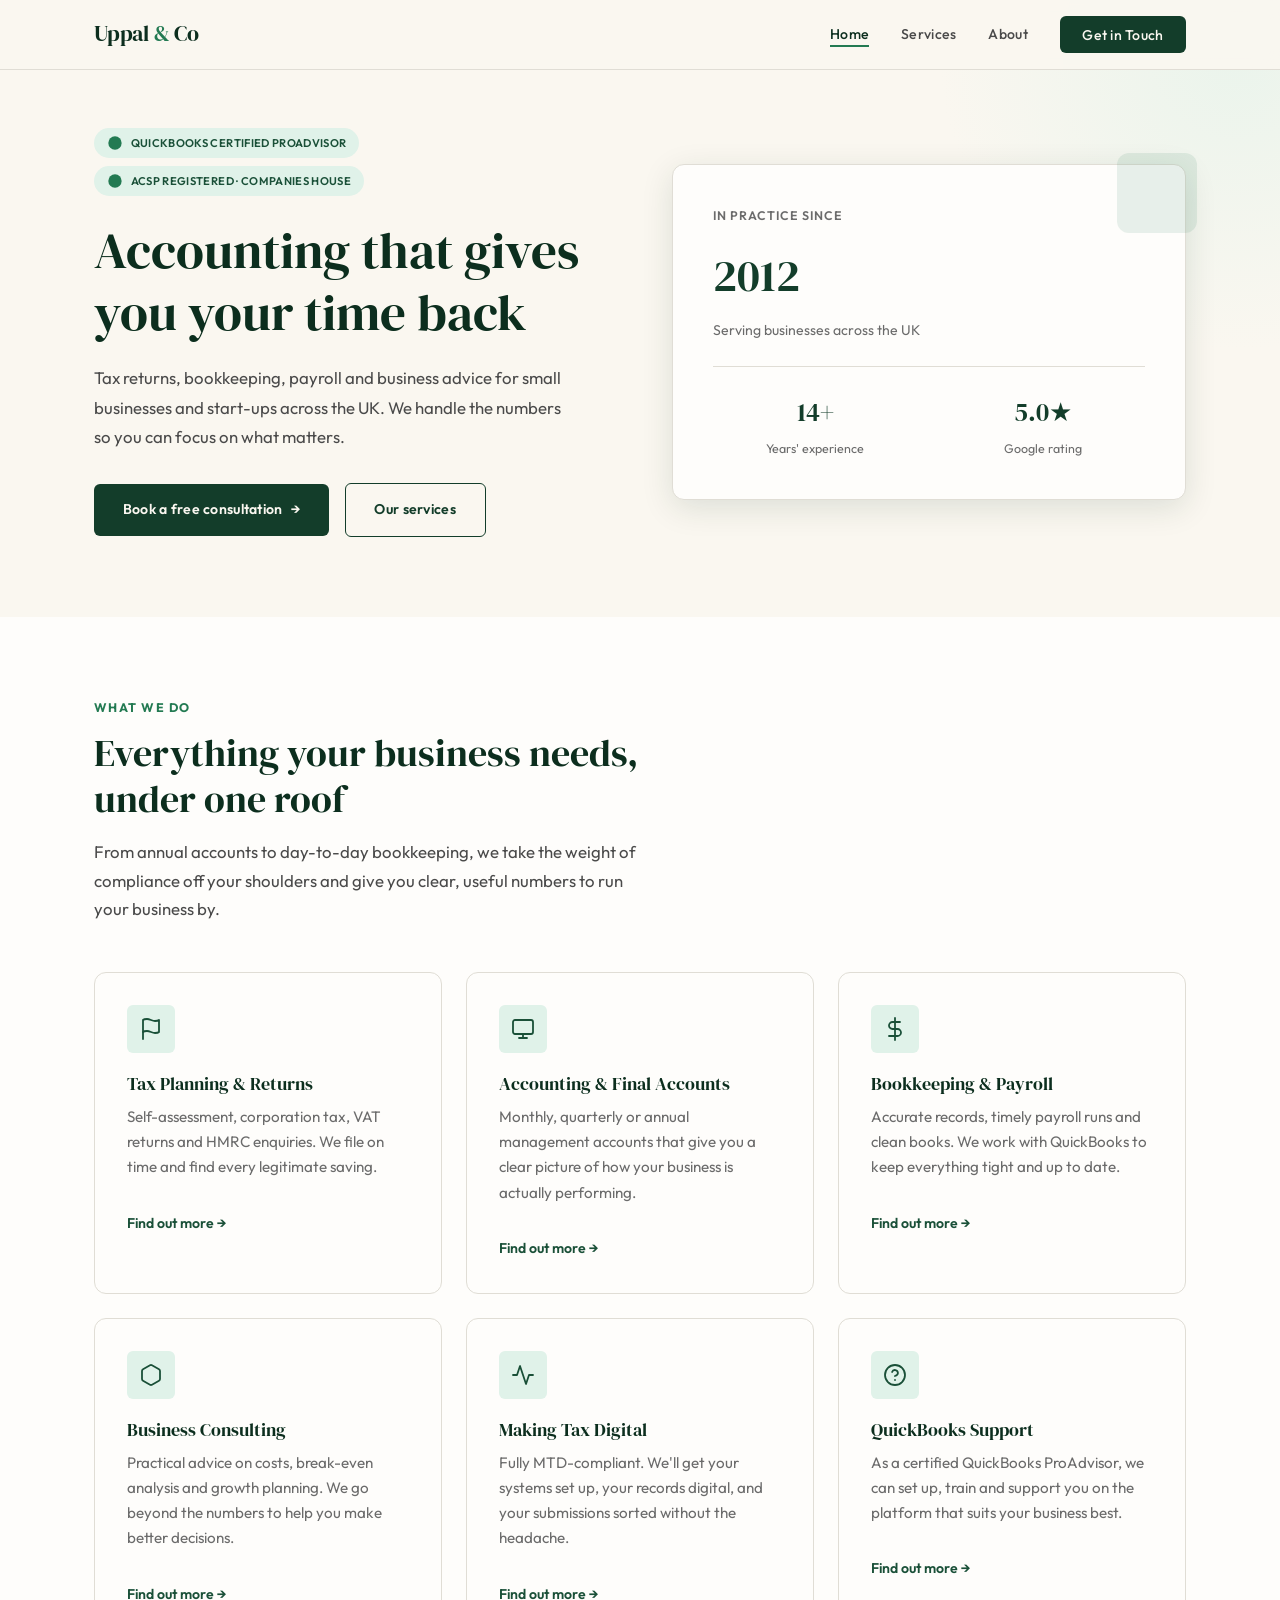
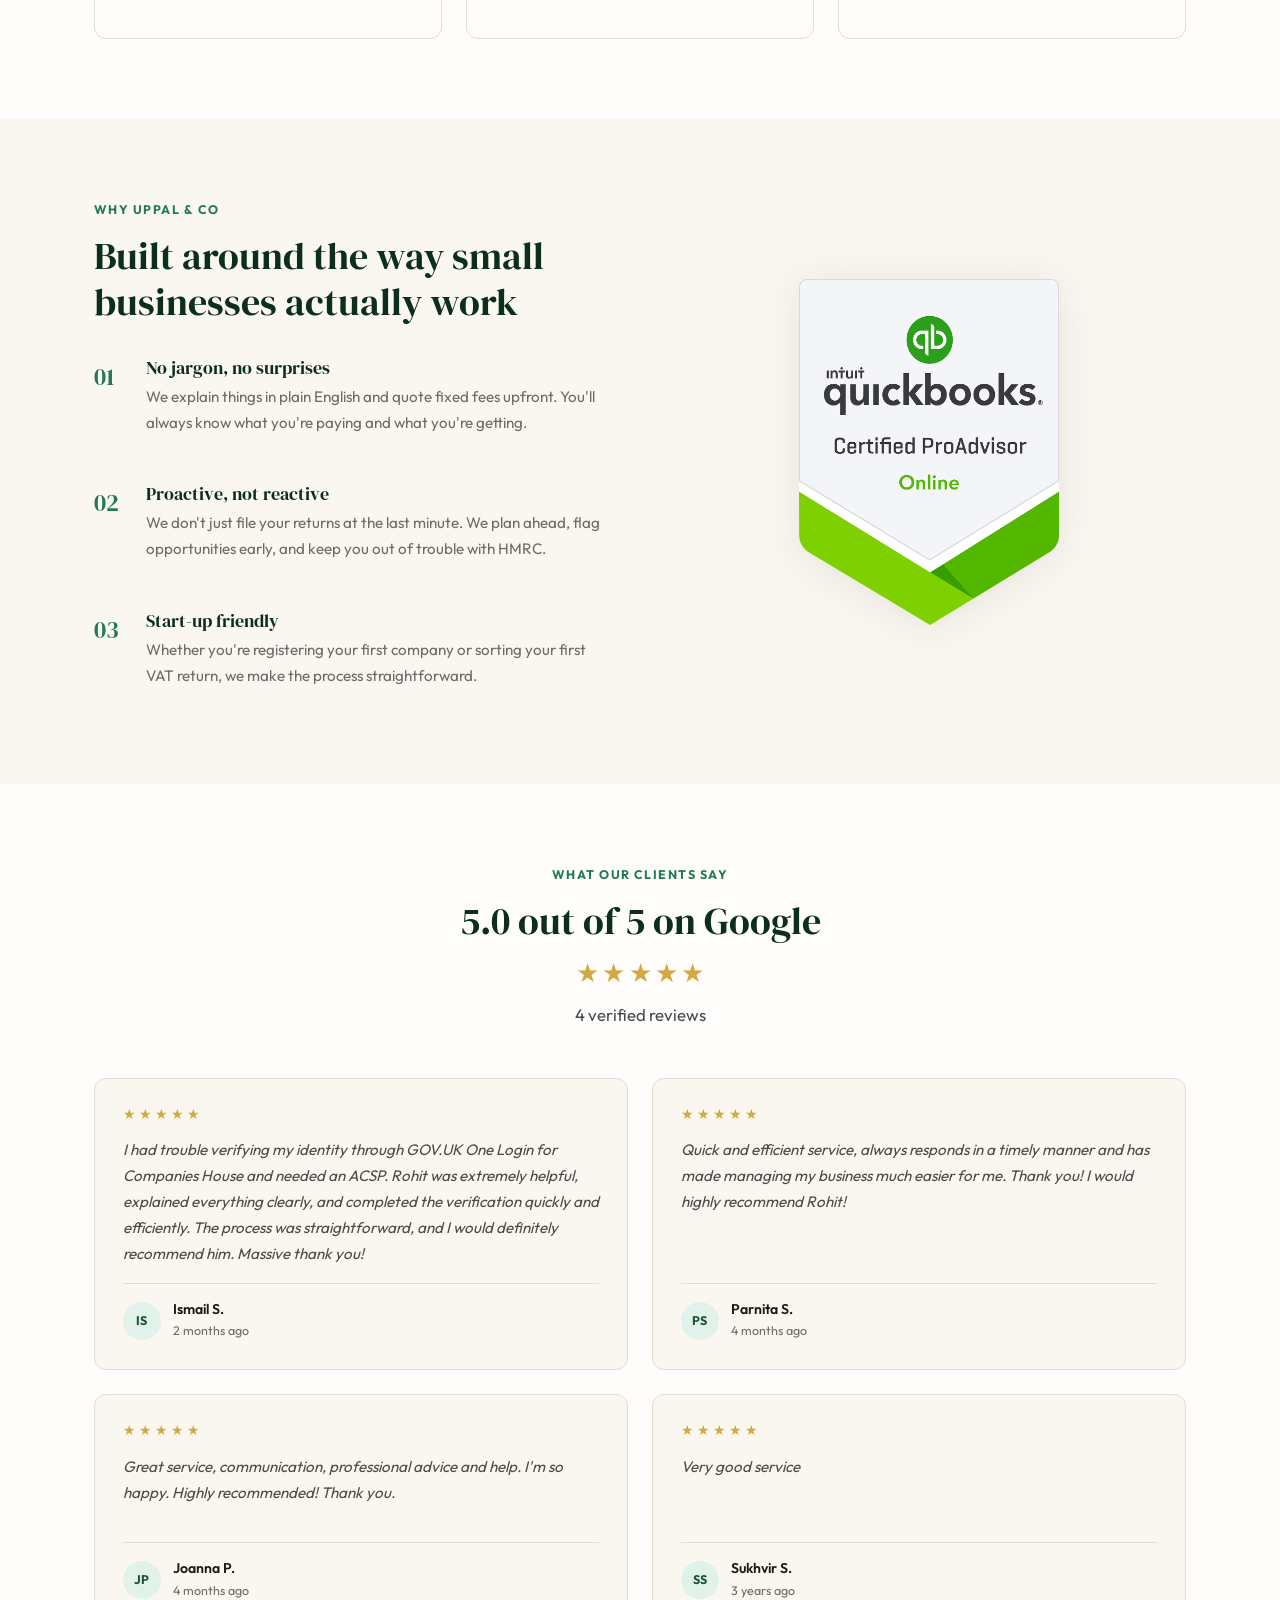
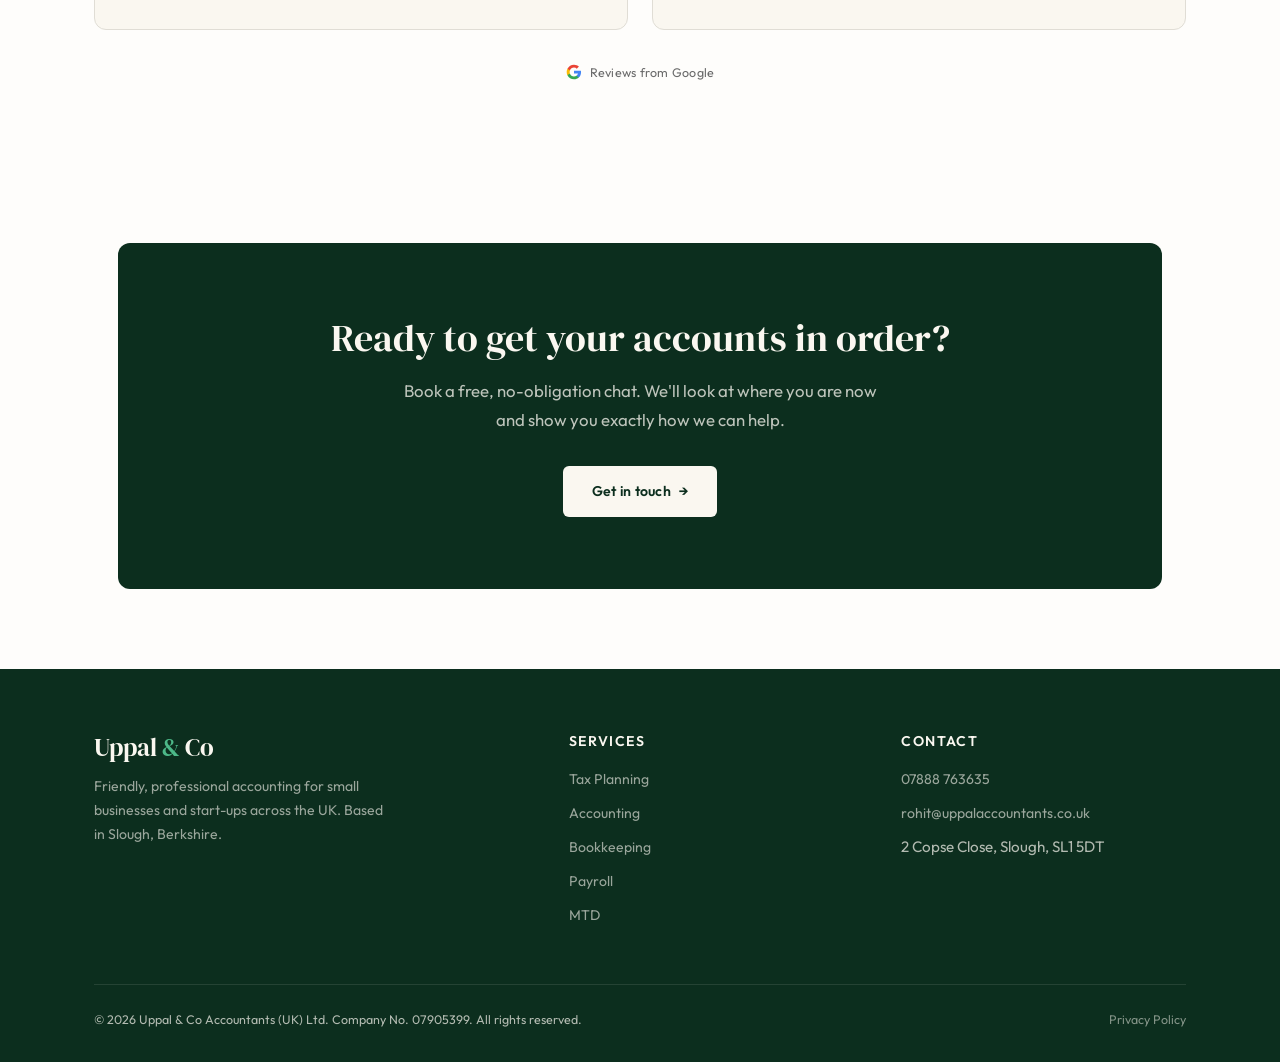
<file: index.html>
<!DOCTYPE html>
<html lang="en-GB">
<head>
    <meta charset="UTF-8">
    <meta name="viewport" content="width=device-width, initial-scale=1.0">
    <title>Uppal &amp; Co Accountants — Accounting, Tax &amp; Bookkeeping in Slough</title>
    <meta name="description" content="Friendly, professional accounting, tax planning and bookkeeping for small businesses and start-ups across the UK. Based in Slough.">
    <meta property="og:type" content="website">
    <meta property="og:title" content="Uppal &amp; Co Accountants — Accounting, Tax &amp; Bookkeeping in Slough">
    <meta property="og:description" content="Friendly, professional accounting, tax planning and bookkeeping for small businesses and start-ups across the UK. Based in Slough.">
    <meta property="og:url" content="https://uppal.auditdigital.co.uk/">
    <link rel="icon" type="image/svg+xml" href="data:image/svg+xml,%3Csvg xmlns='http://www.w3.org/2000/svg' viewBox='0 0 32 32'%3E%3Crect width='32' height='32' rx='4' fill='%231A5038'/%3E%3Ctext x='16' y='22' font-family='Georgia,serif' font-size='18' fill='%23FAF7F0' text-anchor='middle'%3EU%3C/text%3E%3C/svg%3E">
    <link rel="preconnect" href="https://fonts.googleapis.com">
    <link rel="preconnect" href="https://fonts.gstatic.com" crossorigin>
    <link href="https://fonts.googleapis.com/css2?family=DM+Serif+Display&family=Outfit:wght@300;400;500;600;700&display=swap" rel="stylesheet">
    <link rel="stylesheet" href="css/styles.css">
</head>
<body>

    <a href="#main-content" class="skip-to-content">Skip to main content</a>

    <!-- Navigation -->
    <nav class="nav">
        <div class="nav-inner">
            <a href="index.html" class="nav-logo">Uppal <span>&amp;</span> Co</a>
            <ul class="nav-links">
                <li><a href="index.html" class="active">Home</a></li>
                <li><a href="services.html">Services</a></li>
                <li><a href="about.html">About</a></li>
                <li><a href="contact.html" class="nav-cta">Get in Touch</a></li>
            </ul>
            <button class="nav-toggle" aria-label="Toggle navigation">
                <span></span>
                <span></span>
                <span></span>
            </button>
        </div>
    </nav>

    <main id="main-content">

    <!-- Hero -->
    <section class="hero">
        <div class="container hero-inner">
            <div class="hero-content">
                <div class="hero-badges">
                    <div class="hero-badge">
                        <svg viewBox="0 0 24 24"><path d="M9 12l2 2 4-4"/><circle cx="12" cy="12" r="10"/></svg>
                        QuickBooks Certified ProAdvisor
                    </div>
                    <div class="hero-badge">
                        <svg viewBox="0 0 24 24"><path d="M9 12l2 2 4-4"/><circle cx="12" cy="12" r="10"/></svg>
                        ACSP Registered · Companies House
                    </div>
                </div>
                <h1>Accounting that gives you your time back</h1>
                <p class="hero-sub">Tax returns, bookkeeping, payroll and business advice for small businesses and start-ups across the UK. We handle the numbers so you can focus on what matters.</p>
                <div class="hero-actions">
                    <a href="contact.html" class="btn btn-primary btn-arrow">Book a free consultation</a>
                    <a href="services.html" class="btn btn-outline">Our services</a>
                </div>
            </div>
            <div class="hero-visual fade-up">
                <div class="hero-card">
                    <div class="hero-card-accent"></div>
                    <div class="hero-card-label">In Practice Since</div>
                    <div class="hero-card-stat">2012</div>
                    <div class="hero-card-desc">Serving businesses across the UK</div>
                    <div class="hero-stat-row">
                        <div class="hero-mini-stat">
                            <div class="number">14+</div>
                            <div class="label">Years' experience</div>
                        </div>
                        <div class="hero-mini-stat">
                            <div class="number">5.0&#9733;</div>
                            <div class="label">Google rating</div>
                        </div>
                    </div>
                </div>
            </div>
        </div>
    </section>

    <!-- Services Overview -->
    <section class="section" id="services">
        <div class="container">
            <div class="section-header fade-up">
                <div class="section-label">What We Do</div>
                <h2>Everything your business needs, under one roof</h2>
                <p>From annual accounts to day-to-day bookkeeping, we take the weight of compliance off your shoulders and give you clear, useful numbers to run your business by.</p>
            </div>
            <div class="services-grid">
                <div class="service-card fade-up">
                    <div class="service-card-icon">
                        <svg viewBox="0 0 24 24"><path d="M4 15s1-1 4-1 5 2 8 2 4-1 4-1V3s-1 1-4 1-5-2-8-2-4 1-4 1z"/><line x1="4" y1="22" x2="4" y2="15"/></svg>
                    </div>
                    <h3>Tax Planning &amp; Returns</h3>
                    <p>Self-assessment, corporation tax, VAT returns and HMRC enquiries. We file on time and find every legitimate saving.</p>
                    <a href="services.html" class="service-card-link">Find out more →</a>
                </div>
                <div class="service-card fade-up">
                    <div class="service-card-icon">
                        <svg viewBox="0 0 24 24"><rect x="2" y="3" width="20" height="14" rx="2" ry="2"/><line x1="8" y1="21" x2="16" y2="21"/><line x1="12" y1="17" x2="12" y2="21"/></svg>
                    </div>
                    <h3>Accounting &amp; Final Accounts</h3>
                    <p>Monthly, quarterly or annual management accounts that give you a clear picture of how your business is actually performing.</p>
                    <a href="services.html" class="service-card-link">Find out more →</a>
                </div>
                <div class="service-card fade-up">
                    <div class="service-card-icon">
                        <svg viewBox="0 0 24 24"><path d="M12 1v22M17 5H9.5a3.5 3.5 0 000 7h5a3.5 3.5 0 010 7H6"/></svg>
                    </div>
                    <h3>Bookkeeping &amp; Payroll</h3>
                    <p>Accurate records, timely payroll runs and clean books. We work with QuickBooks to keep everything tight and up to date.</p>
                    <a href="services.html" class="service-card-link">Find out more →</a>
                </div>
                <div class="service-card fade-up">
                    <div class="service-card-icon">
                        <svg viewBox="0 0 24 24"><path d="M21 16V8a2 2 0 00-1-1.73l-7-4a2 2 0 00-2 0l-7 4A2 2 0 003 8v8a2 2 0 001 1.73l7 4a2 2 0 002 0l7-4A2 2 0 0021 16z"/></svg>
                    </div>
                    <h3>Business Consulting</h3>
                    <p>Practical advice on costs, break-even analysis and growth planning. We go beyond the numbers to help you make better decisions.</p>
                    <a href="services.html" class="service-card-link">Find out more →</a>
                </div>
                <div class="service-card fade-up">
                    <div class="service-card-icon">
                        <svg viewBox="0 0 24 24"><polyline points="22 12 18 12 15 21 9 3 6 12 2 12"/></svg>
                    </div>
                    <h3>Making Tax Digital</h3>
                    <p>Fully MTD-compliant. We'll get your systems set up, your records digital, and your submissions sorted without the headache.</p>
                    <a href="services.html" class="service-card-link">Find out more →</a>
                </div>
                <div class="service-card fade-up">
                    <div class="service-card-icon">
                        <svg viewBox="0 0 24 24"><circle cx="12" cy="12" r="10"/><path d="M9.09 9a3 3 0 015.83 1c0 2-3 3-3 3"/><line x1="12" y1="17" x2="12.01" y2="17"/></svg>
                    </div>
                    <h3>QuickBooks Support</h3>
                    <p>As a certified QuickBooks ProAdvisor, we can set up, train and support you on the platform that suits your business best.</p>
                    <a href="services.html" class="service-card-link">Find out more →</a>
                </div>
            </div>
        </div>
    </section>

    <!-- Why Choose Us -->
    <section class="section section-cream">
        <div class="container">
            <div class="trust-grid">
                <div class="fade-up">
                    <div class="section-label">Why Uppal &amp; Co</div>
                    <h2>Built around the way small businesses actually work</h2>
                    <div class="trust-features">
                        <div class="trust-feature">
                            <div class="trust-feature-num">01</div>
                            <div>
                                <h4>No jargon, no surprises</h4>
                                <p>We explain things in plain English and quote fixed fees upfront. You'll always know what you're paying and what you're getting.</p>
                            </div>
                        </div>
                        <div class="trust-feature">
                            <div class="trust-feature-num">02</div>
                            <div>
                                <h4>Proactive, not reactive</h4>
                                <p>We don't just file your returns at the last minute. We plan ahead, flag opportunities early, and keep you out of trouble with HMRC.</p>
                            </div>
                        </div>
                        <div class="trust-feature">
                            <div class="trust-feature-num">03</div>
                            <div>
                                <h4>Start-up friendly</h4>
                                <p>Whether you're registering your first company or sorting your first VAT return, we make the process straightforward.</p>
                            </div>
                        </div>
                    </div>
                </div>
                <div class="trust-image fade-up">
                    <img src="assets/qb-badge.png" alt="QuickBooks Certified ProAdvisor Online" class="qb-badge-hero">
                </div>
            </div>
        </div>
    </section>

    <!-- Google Reviews -->
    <section class="section" id="reviews">
        <div class="container">
            <div class="section-header centered fade-up">
                <div class="section-label">What Our Clients Say</div>
                <h2>5.0 out of 5 on Google</h2>
                <div class="reviews-overall-stars">
                    <span>★</span><span>★</span><span>★</span><span>★</span><span>★</span>
                </div>
                <p>4 verified reviews</p>
            </div>
            <div class="reviews-grid fade-up">
                <div class="review-card">
                    <div class="review-stars">★★★★★</div>
                    <blockquote class="review-text">I had trouble verifying my identity through GOV.UK One Login for Companies House and needed an ACSP. Rohit was extremely helpful, explained everything clearly, and completed the verification quickly and efficiently. The process was straightforward, and I would definitely recommend him. Massive thank you!</blockquote>
                    <div class="review-author">
                        <div class="review-author-avatar">IS</div>
                        <div>
                            <div class="review-author-name">Ismail S.</div>
                            <div class="review-author-date">2 months ago</div>
                        </div>
                    </div>
                </div>
                <div class="review-card">
                    <div class="review-stars">★★★★★</div>
                    <blockquote class="review-text">Quick and efficient service, always responds in a timely manner and has made managing my business much easier for me. Thank you! I would highly recommend Rohit!</blockquote>
                    <div class="review-author">
                        <div class="review-author-avatar">PS</div>
                        <div>
                            <div class="review-author-name">Parnita S.</div>
                            <div class="review-author-date">4 months ago</div>
                        </div>
                    </div>
                </div>
                <div class="review-card">
                    <div class="review-stars">★★★★★</div>
                    <blockquote class="review-text">Great service, communication, professional advice and help. I'm so happy. Highly recommended! Thank you.</blockquote>
                    <div class="review-author">
                        <div class="review-author-avatar">JP</div>
                        <div>
                            <div class="review-author-name">Joanna P.</div>
                            <div class="review-author-date">4 months ago</div>
                        </div>
                    </div>
                </div>
                <div class="review-card">
                    <div class="review-stars">★★★★★</div>
                    <blockquote class="review-text">Very good service</blockquote>
                    <div class="review-author">
                        <div class="review-author-avatar">SS</div>
                        <div>
                            <div class="review-author-name">Sukhvir S.</div>
                            <div class="review-author-date">3 years ago</div>
                        </div>
                    </div>
                </div>
            </div>
            <div class="reviews-source fade-up">
                <svg class="reviews-google-icon" viewBox="0 0 24 24" xmlns="http://www.w3.org/2000/svg" aria-hidden="true">
                    <path d="M22.56 12.25c0-.78-.07-1.53-.2-2.25H12v4.26h5.92c-.26 1.37-1.04 2.53-2.21 3.31v2.77h3.57c2.08-1.92 3.28-4.74 3.28-8.09z" fill="#4285F4"/>
                    <path d="M12 23c2.97 0 5.46-.98 7.28-2.66l-3.57-2.77c-.98.66-2.23 1.06-3.71 1.06-2.86 0-5.29-1.93-6.16-4.53H2.18v2.84C3.99 20.53 7.7 23 12 23z" fill="#34A853"/>
                    <path d="M5.84 14.09c-.22-.66-.35-1.36-.35-2.09s.13-1.43.35-2.09V7.07H2.18C1.43 8.55 1 10.22 1 12s.43 3.45 1.18 4.93l2.85-2.22.81-.62z" fill="#FBBC05"/>
                    <path d="M12 5.38c1.62 0 3.06.56 4.21 1.64l3.15-3.15C17.45 2.09 14.97 1 12 1 7.7 1 3.99 3.47 2.18 7.07l3.66 2.84c.87-2.6 3.3-4.53 6.16-4.53z" fill="#EA4335"/>
                </svg>
                Reviews from Google
            </div>
        </div>
    </section>

    <!-- CTA -->
    <section class="section">
        <div class="container">
            <div class="cta-banner fade-up">
                <h2>Ready to get your accounts in order?</h2>
                <p>Book a free, no-obligation chat. We'll look at where you are now and show you exactly how we can help.</p>
                <a href="contact.html" class="btn btn-primary btn-arrow">Get in touch</a>
            </div>
        </div>
    </section>

    </main>

    <!-- Footer -->
    <footer class="footer">
        <div class="container">
            <div class="footer-inner">
                <div class="footer-brand">
                    <h3>Uppal <span>&amp;</span> Co</h3>
                    <p>Friendly, professional accounting for small businesses and start-ups across the UK. Based in Slough, Berkshire.</p>
                </div>
                <div class="footer-col">
                    <h4>Services</h4>
                    <ul>
                        <li><a href="services.html">Tax Planning</a></li>
                        <li><a href="services.html">Accounting</a></li>
                        <li><a href="services.html">Bookkeeping</a></li>
                        <li><a href="services.html">Payroll</a></li>
                        <li><a href="services.html">MTD</a></li>
                    </ul>
                </div>
                <div class="footer-col">
                    <h4>Contact</h4>
                    <ul>
                        <li><a href="tel:+447888763635">07888 763635</a></li>
                        <li><a href="mailto:rohit@uppalaccountants.co.uk">rohit@uppalaccountants.co.uk</a></li>
                        <li>2 Copse Close, Slough, SL1 5DT</li>
                    </ul>
                </div>
            </div>
            <div class="footer-bottom">
                <span>&copy; 2026 Uppal &amp; Co Accountants (UK) Ltd. Company No. 07905399. All rights reserved.</span>
                <div class="footer-legal">
                    <a href="privacy.html">Privacy Policy</a>
                </div>
            </div>
        </div>
    </footer>

    <script src="js/main.js"></script>
</body>
</html>
</file>
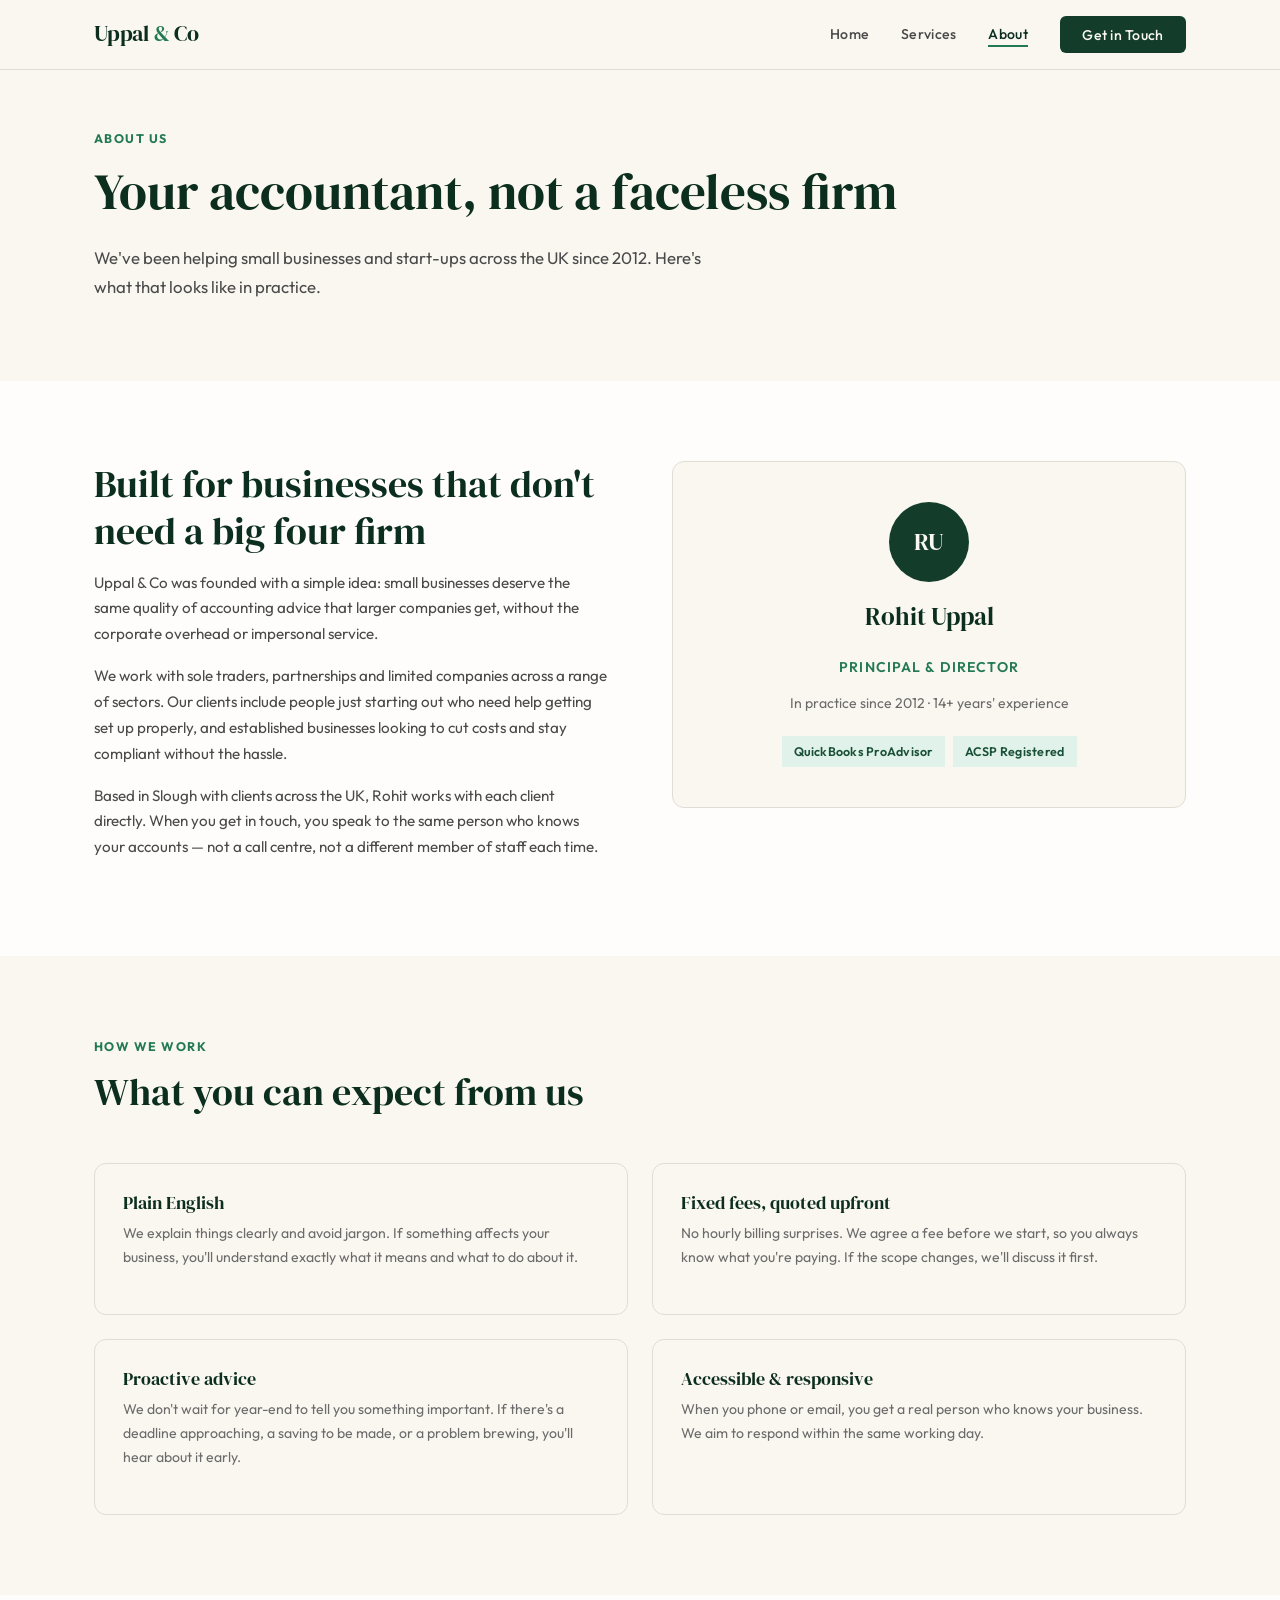
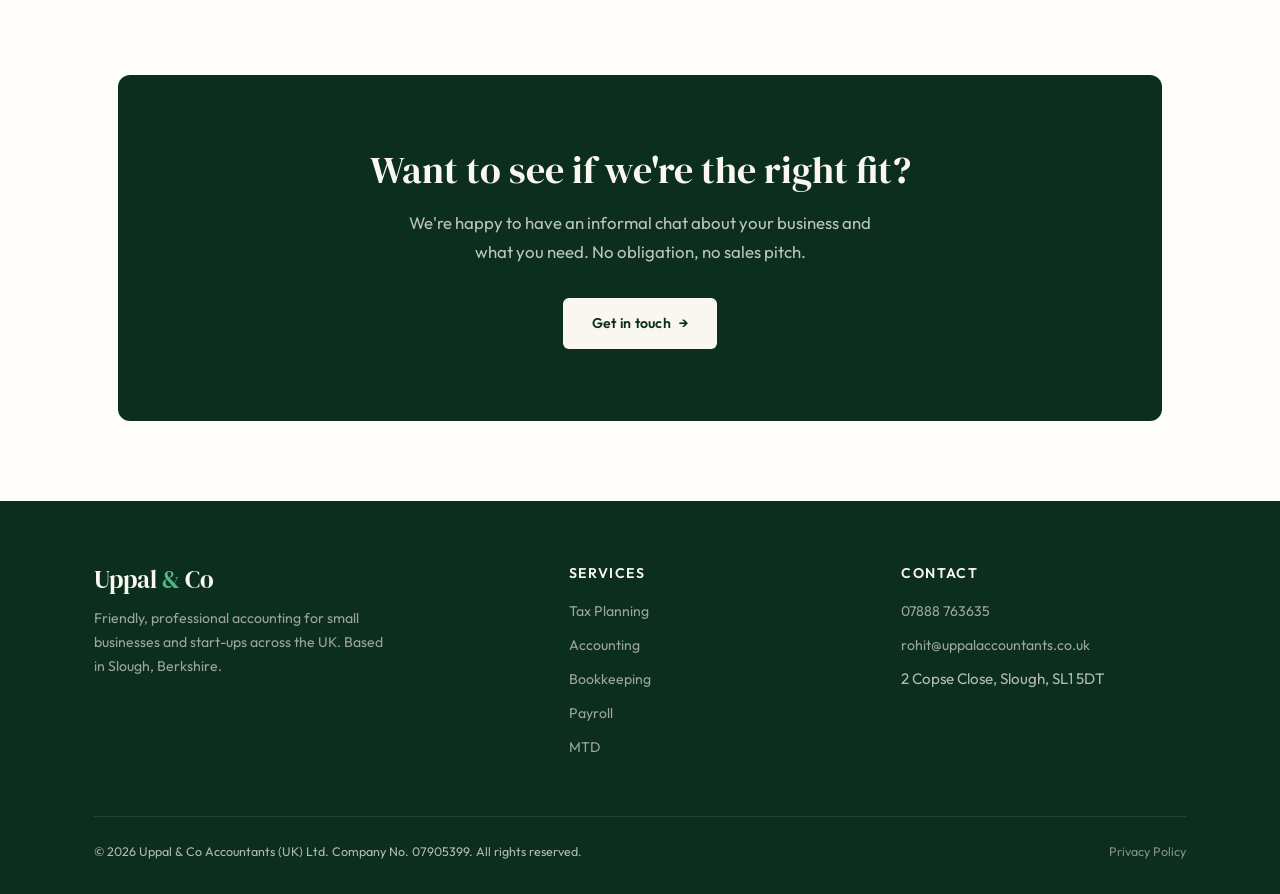
<file: about.html>
<!DOCTYPE html>
<html lang="en-GB">
<head>
    <meta charset="UTF-8">
    <meta name="viewport" content="width=device-width, initial-scale=1.0">
    <title>About Us — Uppal &amp; Co Accountants</title>
    <meta name="description" content="Learn about Uppal &amp; Co Accountants, a Slough-based practice helping small businesses with accounting, tax and bookkeeping since 2012.">
    <meta property="og:type" content="website">
    <meta property="og:title" content="About Us — Uppal &amp; Co Accountants">
    <meta property="og:description" content="Learn about Uppal &amp; Co Accountants, a Slough-based practice helping small businesses with accounting, tax and bookkeeping since 2012.">
    <meta property="og:url" content="https://uppal.auditdigital.co.uk/about.html">
    <link rel="icon" type="image/svg+xml" href="data:image/svg+xml,%3Csvg xmlns='http://www.w3.org/2000/svg' viewBox='0 0 32 32'%3E%3Crect width='32' height='32' rx='4' fill='%231A5038'/%3E%3Ctext x='16' y='22' font-family='Georgia,serif' font-size='18' fill='%23FAF7F0' text-anchor='middle'%3EU%3C/text%3E%3C/svg%3E">
    <link rel="preconnect" href="https://fonts.googleapis.com">
    <link rel="preconnect" href="https://fonts.gstatic.com" crossorigin>
    <link href="https://fonts.googleapis.com/css2?family=DM+Serif+Display&family=Outfit:wght@300;400;500;600;700&display=swap" rel="stylesheet">
    <link rel="stylesheet" href="css/styles.css">
</head>
<body>

    <a href="#main-content" class="skip-to-content">Skip to main content</a>

    <!-- Navigation -->
    <nav class="nav">
        <div class="nav-inner">
            <a href="index.html" class="nav-logo">Uppal <span>&amp;</span> Co</a>
            <ul class="nav-links">
                <li><a href="index.html">Home</a></li>
                <li><a href="services.html">Services</a></li>
                <li><a href="about.html" class="active">About</a></li>
                <li><a href="contact.html" class="nav-cta">Get in Touch</a></li>
            </ul>
            <button class="nav-toggle" aria-label="Toggle navigation">
                <span></span>
                <span></span>
                <span></span>
            </button>
        </div>
    </nav>

    <main id="main-content">

    <!-- Hero -->
    <section class="about-hero">
        <div class="container">
            <div class="section-label fade-up">About Us</div>
            <h1 class="fade-up">Your accountant, not a faceless firm</h1>
            <p class="hero-sub fade-up">We've been helping small businesses and start-ups across the UK since 2012. Here's what that looks like in practice.</p>
        </div>
    </section>

    <!-- About Content -->
    <section class="section">
        <div class="container">
            <div class="about-content">
                <div class="fade-up">
                    <h2>Built for businesses that don't need a big four firm</h2>
                    <p>Uppal &amp; Co was founded with a simple idea: small businesses deserve the same quality of accounting advice that larger companies get, without the corporate overhead or impersonal service.</p>
                    <p>We work with sole traders, partnerships and limited companies across a range of sectors. Our clients include people just starting out who need help getting set up properly, and established businesses looking to cut costs and stay compliant without the hassle.</p>
                    <p>Based in Slough with clients across the UK, Rohit works with each client directly. When you get in touch, you speak to the same person who knows your accounts — not a call centre, not a different member of staff each time.</p>
                </div>
                <div class="team-block fade-up">
                    <div class="team-avatar">RU</div>
                    <h3>Rohit Uppal</h3>
                    <div class="team-role">Principal &amp; Director</div>
                    <div class="team-since">In practice since 2012 · 14+ years' experience</div>
                    <div class="team-credentials">
                        <span class="credential-tag">QuickBooks ProAdvisor</span>
                        <span class="credential-tag">ACSP Registered</span>
                    </div>
                </div>
            </div>
        </div>
    </section>

    <!-- Values -->
    <section class="section section-cream">
        <div class="container">
            <div class="section-header fade-up">
                <div class="section-label">How We Work</div>
                <h2>What you can expect from us</h2>
            </div>
            <div class="about-values">
                <div class="value-card fade-up">
                    <h4>Plain English</h4>
                    <p>We explain things clearly and avoid jargon. If something affects your business, you'll understand exactly what it means and what to do about it.</p>
                </div>
                <div class="value-card fade-up">
                    <h4>Fixed fees, quoted upfront</h4>
                    <p>No hourly billing surprises. We agree a fee before we start, so you always know what you're paying. If the scope changes, we'll discuss it first.</p>
                </div>
                <div class="value-card fade-up">
                    <h4>Proactive advice</h4>
                    <p>We don't wait for year-end to tell you something important. If there's a deadline approaching, a saving to be made, or a problem brewing, you'll hear about it early.</p>
                </div>
                <div class="value-card fade-up">
                    <h4>Accessible &amp; responsive</h4>
                    <p>When you phone or email, you get a real person who knows your business. We aim to respond within the same working day.</p>
                </div>
            </div>
        </div>
    </section>

    <!-- CTA -->
    <section class="section">
        <div class="container">
            <div class="cta-banner fade-up">
                <h2>Want to see if we're the right fit?</h2>
                <p>We're happy to have an informal chat about your business and what you need. No obligation, no sales pitch.</p>
                <a href="contact.html" class="btn btn-primary btn-arrow">Get in touch</a>
            </div>
        </div>
    </section>

    </main>

    <!-- Footer -->
    <footer class="footer">
        <div class="container">
            <div class="footer-inner">
                <div class="footer-brand">
                    <h3>Uppal <span>&amp;</span> Co</h3>
                    <p>Friendly, professional accounting for small businesses and start-ups across the UK. Based in Slough, Berkshire.</p>
                </div>
                <div class="footer-col">
                    <h4>Services</h4>
                    <ul>
                        <li><a href="services.html">Tax Planning</a></li>
                        <li><a href="services.html">Accounting</a></li>
                        <li><a href="services.html">Bookkeeping</a></li>
                        <li><a href="services.html">Payroll</a></li>
                        <li><a href="services.html">MTD</a></li>
                    </ul>
                </div>
                <div class="footer-col">
                    <h4>Contact</h4>
                    <ul>
                        <li><a href="tel:+447888763635">07888 763635</a></li>
                        <li><a href="mailto:rohit@uppalaccountants.co.uk">rohit@uppalaccountants.co.uk</a></li>
                        <li>2 Copse Close, Slough, SL1 5DT</li>
                    </ul>
                </div>
            </div>
            <div class="footer-bottom">
                <span>&copy; 2026 Uppal &amp; Co Accountants (UK) Ltd. Company No. 07905399. All rights reserved.</span>
                <div class="footer-legal">
                    <a href="privacy.html">Privacy Policy</a>
                </div>
            </div>
        </div>
    </footer>

    <script src="js/main.js"></script>
</body>
</html>
</file>
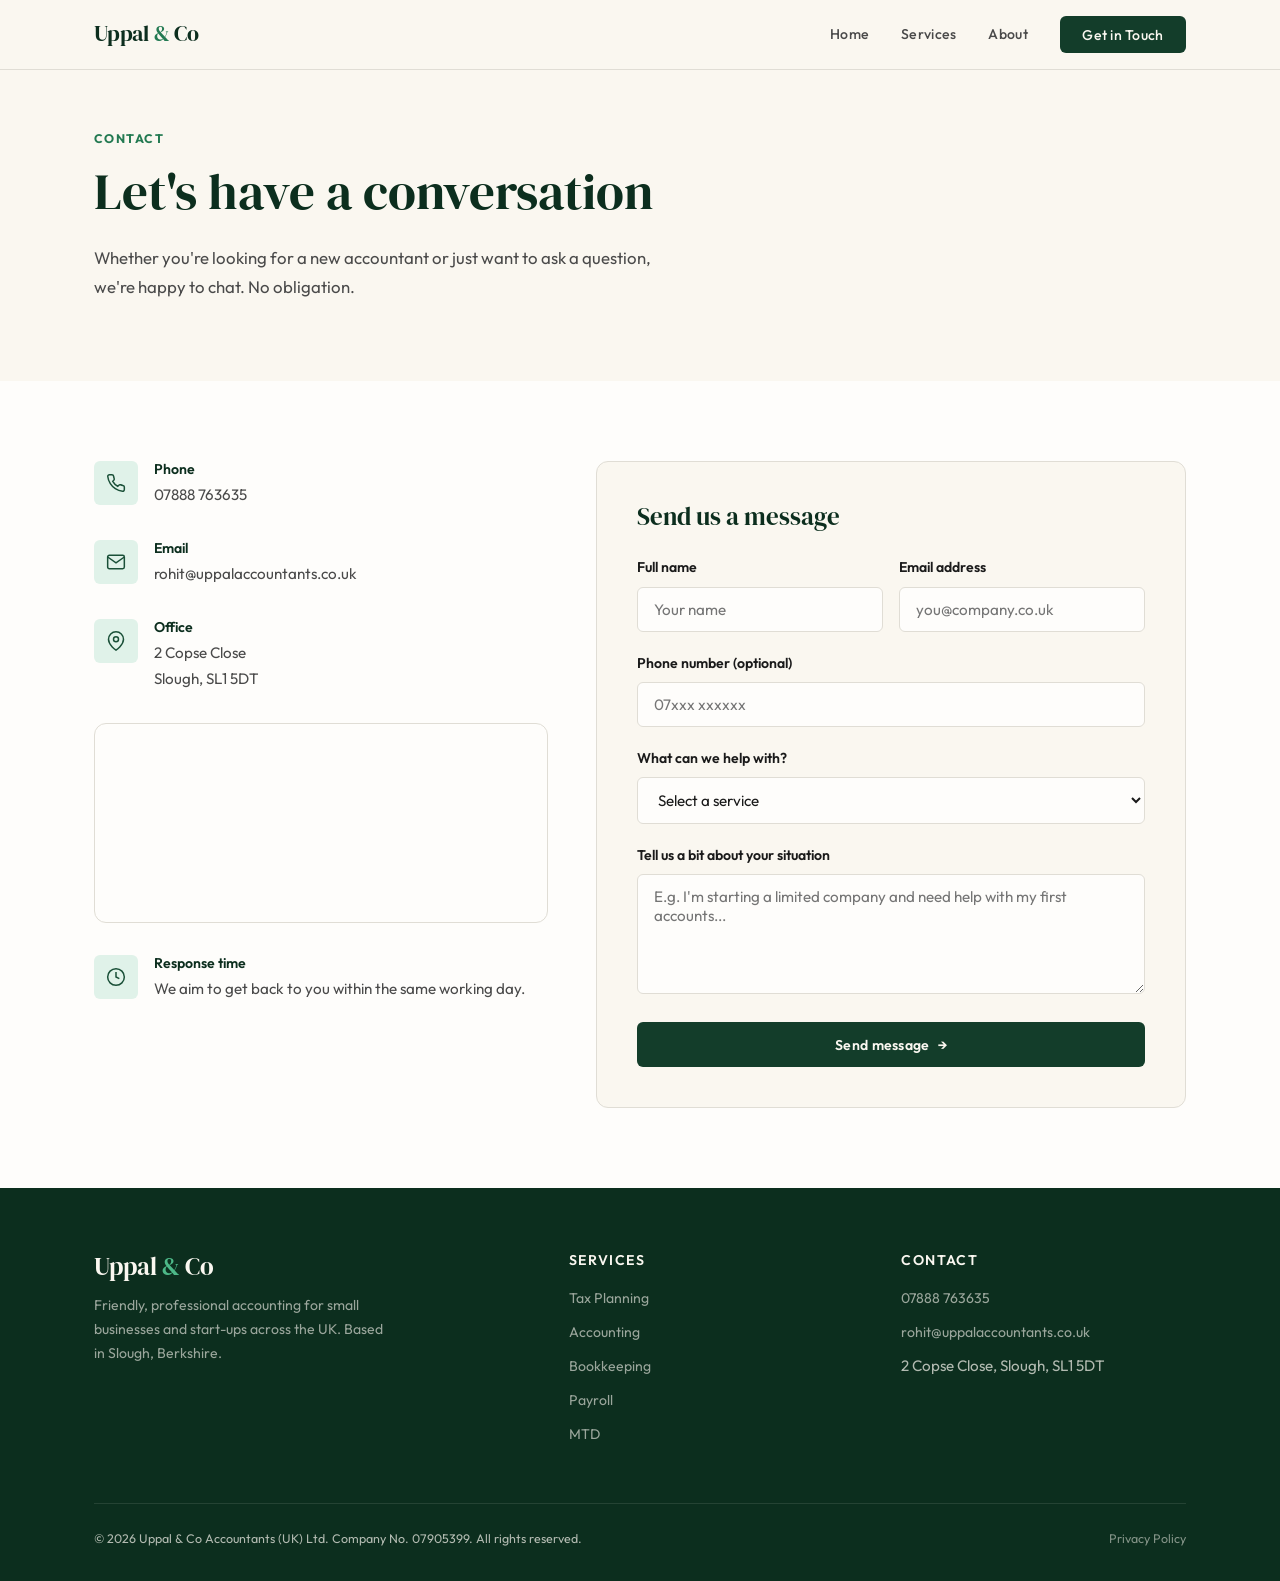
<file: contact.html>
<!DOCTYPE html>
<html lang="en-GB">
<head>
    <meta charset="UTF-8">
    <meta name="viewport" content="width=device-width, initial-scale=1.0">
    <title>Contact Us — Uppal &amp; Co Accountants</title>
    <meta name="description" content="Get in touch with Uppal &amp; Co Accountants in Slough. Book a free consultation to discuss your accounting, tax or bookkeeping needs.">
    <meta property="og:type" content="website">
    <meta property="og:title" content="Contact Us — Uppal &amp; Co Accountants">
    <meta property="og:description" content="Get in touch with Uppal &amp; Co Accountants in Slough. Book a free consultation to discuss your accounting, tax or bookkeeping needs.">
    <meta property="og:url" content="https://uppal.auditdigital.co.uk/contact.html">
    <link rel="icon" type="image/svg+xml" href="data:image/svg+xml,%3Csvg xmlns='http://www.w3.org/2000/svg' viewBox='0 0 32 32'%3E%3Crect width='32' height='32' rx='4' fill='%231A5038'/%3E%3Ctext x='16' y='22' font-family='Georgia,serif' font-size='18' fill='%23FAF7F0' text-anchor='middle'%3EU%3C/text%3E%3C/svg%3E">
    <link rel="preconnect" href="https://fonts.googleapis.com">
    <link rel="preconnect" href="https://fonts.gstatic.com" crossorigin>
    <link href="https://fonts.googleapis.com/css2?family=DM+Serif+Display&family=Outfit:wght@300;400;500;600;700&display=swap" rel="stylesheet">
    <link rel="stylesheet" href="css/styles.css">
</head>
<body>

    <a href="#main-content" class="skip-to-content">Skip to main content</a>

    <!-- Navigation -->
    <nav class="nav">
        <div class="nav-inner">
            <a href="index.html" class="nav-logo">Uppal <span>&amp;</span> Co</a>
            <ul class="nav-links">
                <li><a href="index.html">Home</a></li>
                <li><a href="services.html">Services</a></li>
                <li><a href="about.html">About</a></li>
                <li><a href="contact.html" class="nav-cta">Get in Touch</a></li>
            </ul>
            <button class="nav-toggle" aria-label="Toggle navigation">
                <span></span>
                <span></span>
                <span></span>
            </button>
        </div>
    </nav>

    <main id="main-content">

    <!-- Hero -->
    <section class="contact-hero">
        <div class="container">
            <div class="section-label fade-up">Contact</div>
            <h1 class="fade-up">Let's have a conversation</h1>
            <p class="hero-sub fade-up" style="max-width:560px;">Whether you're looking for a new accountant or just want to ask a question, we're happy to chat. No obligation.</p>
        </div>
    </section>

    <!-- Contact Grid -->
    <section class="section">
        <div class="container">
            <div class="contact-grid">
                <div class="contact-info-block fade-up">
                    <div class="contact-item">
                        <div class="contact-item-icon">
                            <svg viewBox="0 0 24 24"><path d="M22 16.92v3a2 2 0 01-2.18 2 19.79 19.79 0 01-8.63-3.07 19.5 19.5 0 01-6-6 19.79 19.79 0 01-3.07-8.67A2 2 0 014.11 2h3a2 2 0 012 1.72 12.84 12.84 0 00.7 2.81 2 2 0 01-.45 2.11L8.09 9.91a16 16 0 006 6l1.27-1.27a2 2 0 012.11-.45 12.84 12.84 0 002.81.7A2 2 0 0122 16.92z"/></svg>
                        </div>
                        <div>
                            <h4>Phone</h4>
                            <a href="tel:+447888763635">07888 763635</a>
                        </div>
                    </div>
                    <div class="contact-item">
                        <div class="contact-item-icon">
                            <svg viewBox="0 0 24 24"><path d="M4 4h16c1.1 0 2 .9 2 2v12c0 1.1-.9 2-2 2H4c-1.1 0-2-.9-2-2V6c0-1.1.9-2 2-2z"/><polyline points="22,6 12,13 2,6"/></svg>
                        </div>
                        <div>
                            <h4>Email</h4>
                            <a href="mailto:rohit@uppalaccountants.co.uk">rohit@uppalaccountants.co.uk</a>
                        </div>
                    </div>
                    <div class="contact-item">
                        <div class="contact-item-icon">
                            <svg viewBox="0 0 24 24"><path d="M21 10c0 7-9 13-9 13s-9-6-9-13a9 9 0 0118 0z"/><circle cx="12" cy="10" r="3"/></svg>
                        </div>
                        <div>
                            <h4>Office</h4>
                            <p>2 Copse Close<br>Slough, SL1 5DT</p>
                        </div>
                    </div>
                    <div class="contact-map-inline">
                        <div class="map-wrapper map-wrapper-sm">
                            <iframe src="https://www.google.com/maps?q=2+Copse+Close,+Slough,+SL1+5DT,+UK&output=embed" allowfullscreen="" loading="lazy" referrerpolicy="no-referrer-when-downgrade" title="Uppal &amp; Co Accountants office location in Slough"></iframe>
                        </div>
                    </div>
                    <div class="contact-item">
                        <div class="contact-item-icon">
                            <svg viewBox="0 0 24 24"><circle cx="12" cy="12" r="10"/><polyline points="12 6 12 12 16 14"/></svg>
                        </div>
                        <div>
                            <h4>Response time</h4>
                            <p>We aim to get back to you within the same working day.</p>
                        </div>
                    </div>
                </div>

                <div class="contact-form fade-up">
                    <h3>Send us a message</h3>
                    <form>
                        <div class="form-row">
                            <div class="form-group">
                                <label for="name">Full name</label>
                                <input type="text" id="name" name="name" placeholder="Your name" required>
                            </div>
                            <div class="form-group">
                                <label for="email">Email address</label>
                                <input type="email" id="email" name="email" placeholder="you@company.co.uk" required>
                            </div>
                        </div>
                        <div class="form-group">
                            <label for="phone">Phone number (optional)</label>
                            <input type="tel" id="phone" name="phone" placeholder="07xxx xxxxxx">
                        </div>
                        <div class="form-group">
                            <label for="service">What can we help with?</label>
                            <select id="service" name="service">
                                <option value="">Select a service</option>
                                <option value="tax">Tax planning &amp; returns</option>
                                <option value="accounting">Accounting &amp; final accounts</option>
                                <option value="bookkeeping">Bookkeeping</option>
                                <option value="payroll">Payroll</option>
                                <option value="quickbooks">QuickBooks setup/support</option>
                                <option value="mtd">Making Tax Digital</option>
                                <option value="other">Something else</option>
                            </select>
                        </div>
                        <div class="form-group">
                            <label for="message">Tell us a bit about your situation</label>
                            <textarea id="message" name="message" placeholder="E.g. I'm starting a limited company and need help with my first accounts..."></textarea>
                        </div>
                        <button type="submit" class="btn btn-primary btn-arrow btn-full">Send message</button>
                    </form>
                </div>
            </div>

        </div>
    </section>

    </main>

    <!-- Footer -->
    <footer class="footer">
        <div class="container">
            <div class="footer-inner">
                <div class="footer-brand">
                    <h3>Uppal <span>&amp;</span> Co</h3>
                    <p>Friendly, professional accounting for small businesses and start-ups across the UK. Based in Slough, Berkshire.</p>
                </div>
                <div class="footer-col">
                    <h4>Services</h4>
                    <ul>
                        <li><a href="services.html">Tax Planning</a></li>
                        <li><a href="services.html">Accounting</a></li>
                        <li><a href="services.html">Bookkeeping</a></li>
                        <li><a href="services.html">Payroll</a></li>
                        <li><a href="services.html">MTD</a></li>
                    </ul>
                </div>
                <div class="footer-col">
                    <h4>Contact</h4>
                    <ul>
                        <li><a href="tel:+447888763635">07888 763635</a></li>
                        <li><a href="mailto:rohit@uppalaccountants.co.uk">rohit@uppalaccountants.co.uk</a></li>
                        <li>2 Copse Close, Slough, SL1 5DT</li>
                    </ul>
                </div>
            </div>
            <div class="footer-bottom">
                <span>&copy; 2026 Uppal &amp; Co Accountants (UK) Ltd. Company No. 07905399. All rights reserved.</span>
                <div class="footer-legal">
                    <a href="privacy.html">Privacy Policy</a>
                </div>
            </div>
        </div>
    </footer>

    <script src="js/main.js"></script>
</body>
</html>
</file>
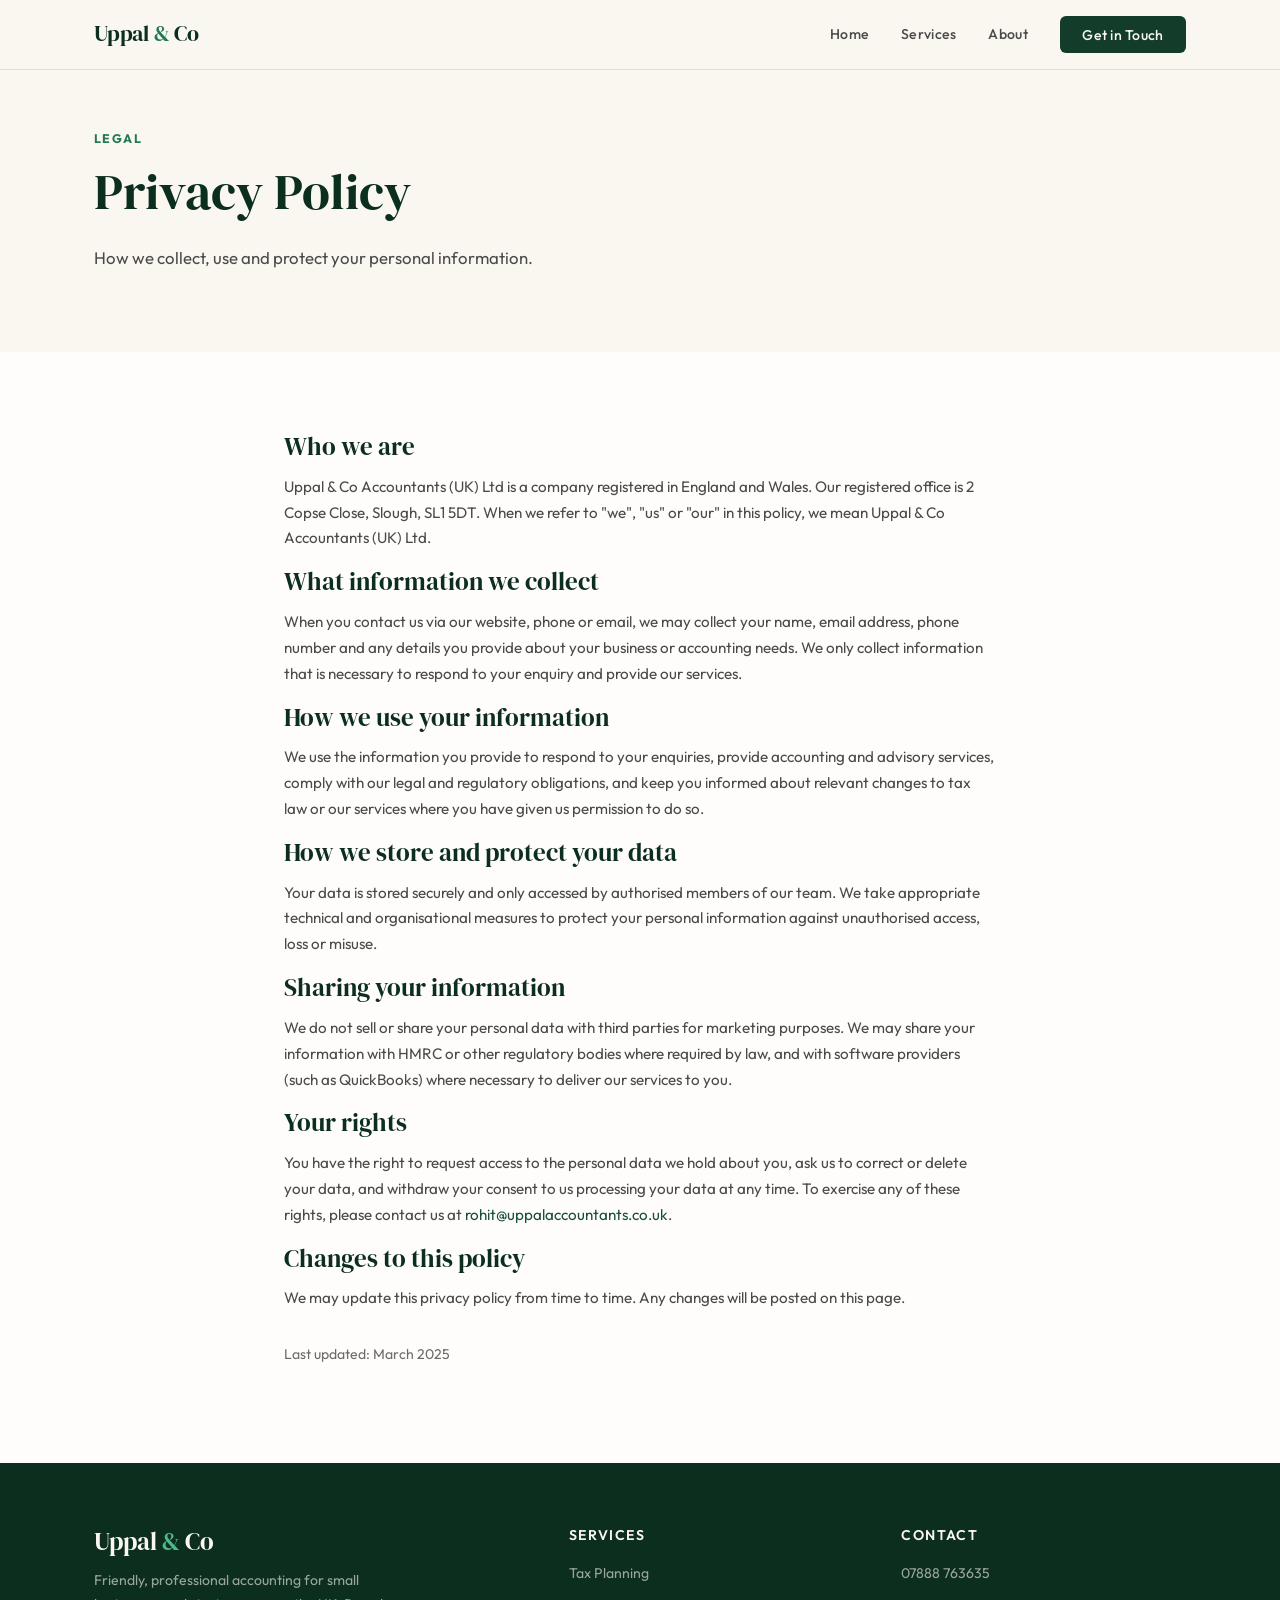
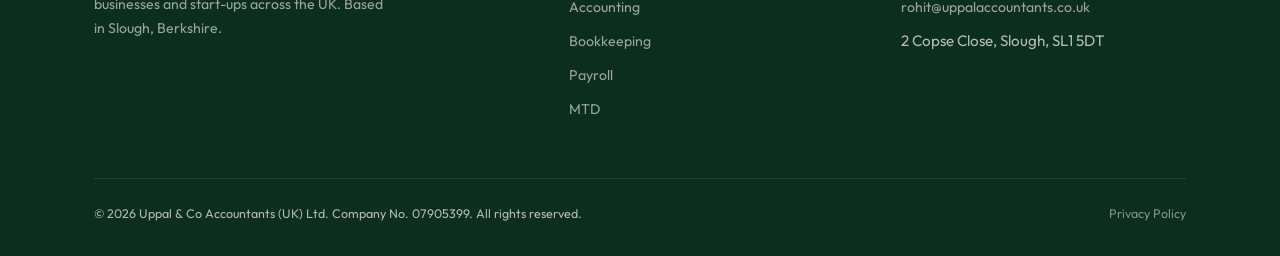
<file: privacy.html>
<!DOCTYPE html>
<html lang="en-GB">
<head>
    <meta charset="UTF-8">
    <meta name="viewport" content="width=device-width, initial-scale=1.0">
    <title>Privacy Policy — Uppal &amp; Co Accountants</title>
    <meta name="description" content="Uppal &amp; Co Accountants privacy policy. How we collect, use and protect your personal information.">
    <meta property="og:type" content="website">
    <meta property="og:title" content="Privacy Policy — Uppal &amp; Co Accountants">
    <meta property="og:description" content="How we collect, use and protect your personal information.">
    <meta property="og:url" content="https://uppal.auditdigital.co.uk/privacy.html">
    <link rel="icon" type="image/svg+xml" href="data:image/svg+xml,%3Csvg xmlns='http://www.w3.org/2000/svg' viewBox='0 0 32 32'%3E%3Crect width='32' height='32' rx='4' fill='%231A5038'/%3E%3Ctext x='16' y='22' font-family='Georgia,serif' font-size='18' fill='%23FAF7F0' text-anchor='middle'%3EU%3C/text%3E%3C/svg%3E">
    <link rel="preconnect" href="https://fonts.googleapis.com">
    <link rel="preconnect" href="https://fonts.gstatic.com" crossorigin>
    <link href="https://fonts.googleapis.com/css2?family=DM+Serif+Display&family=Outfit:wght@300;400;500;600;700&display=swap" rel="stylesheet">
    <link rel="stylesheet" href="css/styles.css">
</head>
<body>

    <a href="#main-content" class="skip-to-content">Skip to main content</a>

    <!-- Navigation -->
    <nav class="nav">
        <div class="nav-inner">
            <a href="index.html" class="nav-logo">Uppal <span>&amp;</span> Co</a>
            <ul class="nav-links">
                <li><a href="index.html">Home</a></li>
                <li><a href="services.html">Services</a></li>
                <li><a href="about.html">About</a></li>
                <li><a href="contact.html" class="nav-cta">Get in Touch</a></li>
            </ul>
            <button class="nav-toggle" aria-label="Toggle navigation">
                <span></span>
                <span></span>
                <span></span>
            </button>
        </div>
    </nav>

    <main id="main-content">

    <section class="services-hero">
        <div class="container">
            <div class="section-label fade-up">Legal</div>
            <h1 class="fade-up">Privacy Policy</h1>
            <p class="hero-sub fade-up">How we collect, use and protect your personal information.</p>
        </div>
    </section>

    <section class="section">
        <div class="container container-narrow">
            <h3>Who we are</h3>
            <p>Uppal &amp; Co Accountants (UK) Ltd is a company registered in England and Wales. Our registered office is 2 Copse Close, Slough, SL1 5DT. When we refer to "we", "us" or "our" in this policy, we mean Uppal &amp; Co Accountants (UK) Ltd.</p>

            <h3>What information we collect</h3>
            <p>When you contact us via our website, phone or email, we may collect your name, email address, phone number and any details you provide about your business or accounting needs. We only collect information that is necessary to respond to your enquiry and provide our services.</p>

            <h3>How we use your information</h3>
            <p>We use the information you provide to respond to your enquiries, provide accounting and advisory services, comply with our legal and regulatory obligations, and keep you informed about relevant changes to tax law or our services where you have given us permission to do so.</p>

            <h3>How we store and protect your data</h3>
            <p>Your data is stored securely and only accessed by authorised members of our team. We take appropriate technical and organisational measures to protect your personal information against unauthorised access, loss or misuse.</p>

            <h3>Sharing your information</h3>
            <p>We do not sell or share your personal data with third parties for marketing purposes. We may share your information with HMRC or other regulatory bodies where required by law, and with software providers (such as QuickBooks) where necessary to deliver our services to you.</p>

            <h3>Your rights</h3>
            <p>You have the right to request access to the personal data we hold about you, ask us to correct or delete your data, and withdraw your consent to us processing your data at any time. To exercise any of these rights, please contact us at <a href="mailto:rohit@uppalaccountants.co.uk">rohit@uppalaccountants.co.uk</a>.</p>

            <h3>Changes to this policy</h3>
            <p>We may update this privacy policy from time to time. Any changes will be posted on this page.</p>

            <p class="privacy-updated">Last updated: March 2025</p>
        </div>
    </section>

    </main>

    <!-- Footer -->
    <footer class="footer">
        <div class="container">
            <div class="footer-inner">
                <div class="footer-brand">
                    <h3>Uppal <span>&amp;</span> Co</h3>
                    <p>Friendly, professional accounting for small businesses and start-ups across the UK. Based in Slough, Berkshire.</p>
                </div>
                <div class="footer-col">
                    <h4>Services</h4>
                    <ul>
                        <li><a href="services.html">Tax Planning</a></li>
                        <li><a href="services.html">Accounting</a></li>
                        <li><a href="services.html">Bookkeeping</a></li>
                        <li><a href="services.html">Payroll</a></li>
                        <li><a href="services.html">MTD</a></li>
                    </ul>
                </div>
                <div class="footer-col">
                    <h4>Contact</h4>
                    <ul>
                        <li><a href="tel:+447888763635">07888 763635</a></li>
                        <li><a href="mailto:rohit@uppalaccountants.co.uk">rohit@uppalaccountants.co.uk</a></li>
                        <li>2 Copse Close, Slough, SL1 5DT</li>
                    </ul>
                </div>
            </div>
            <div class="footer-bottom">
                <span>&copy; 2026 Uppal &amp; Co Accountants (UK) Ltd. Company No. 07905399. All rights reserved.</span>
                <div class="footer-legal">
                    <a href="privacy.html">Privacy Policy</a>
                </div>
            </div>
        </div>
    </footer>

    <script src="js/main.js"></script>
</body>
</html>
</file>
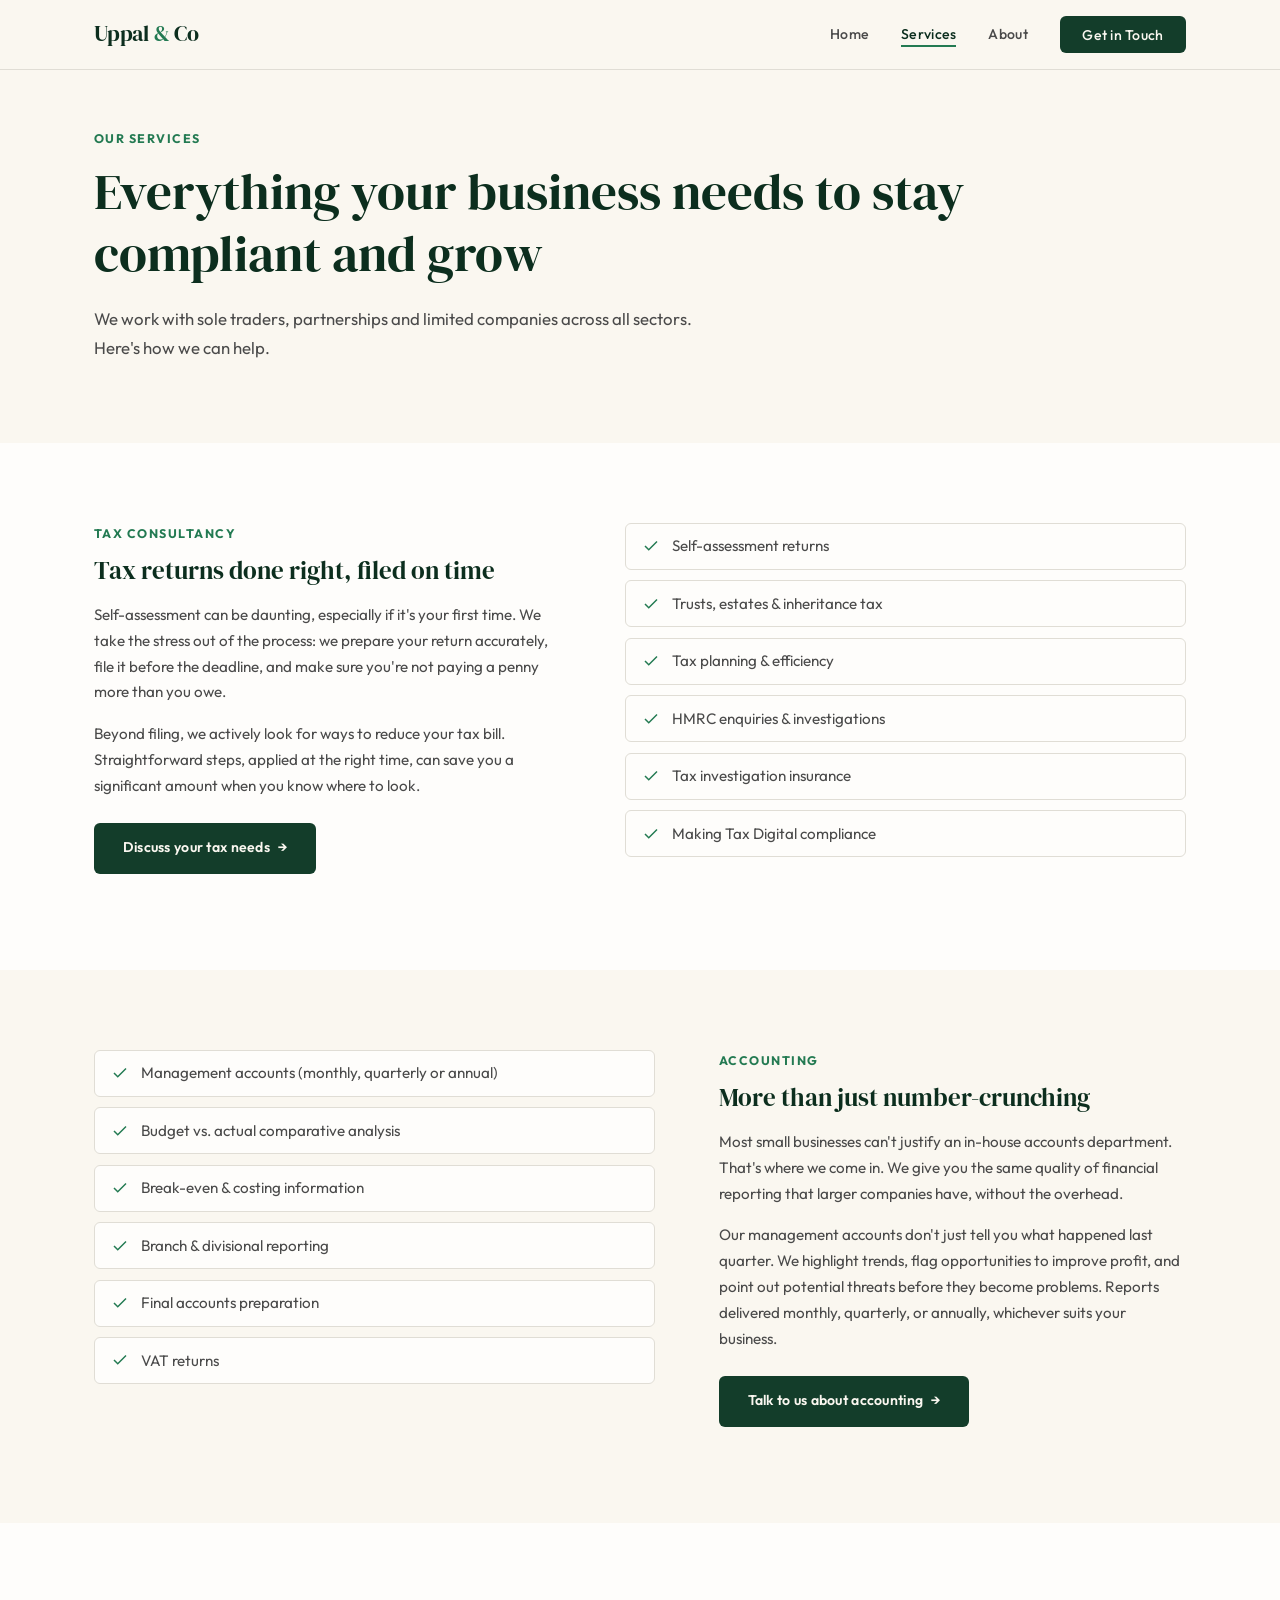
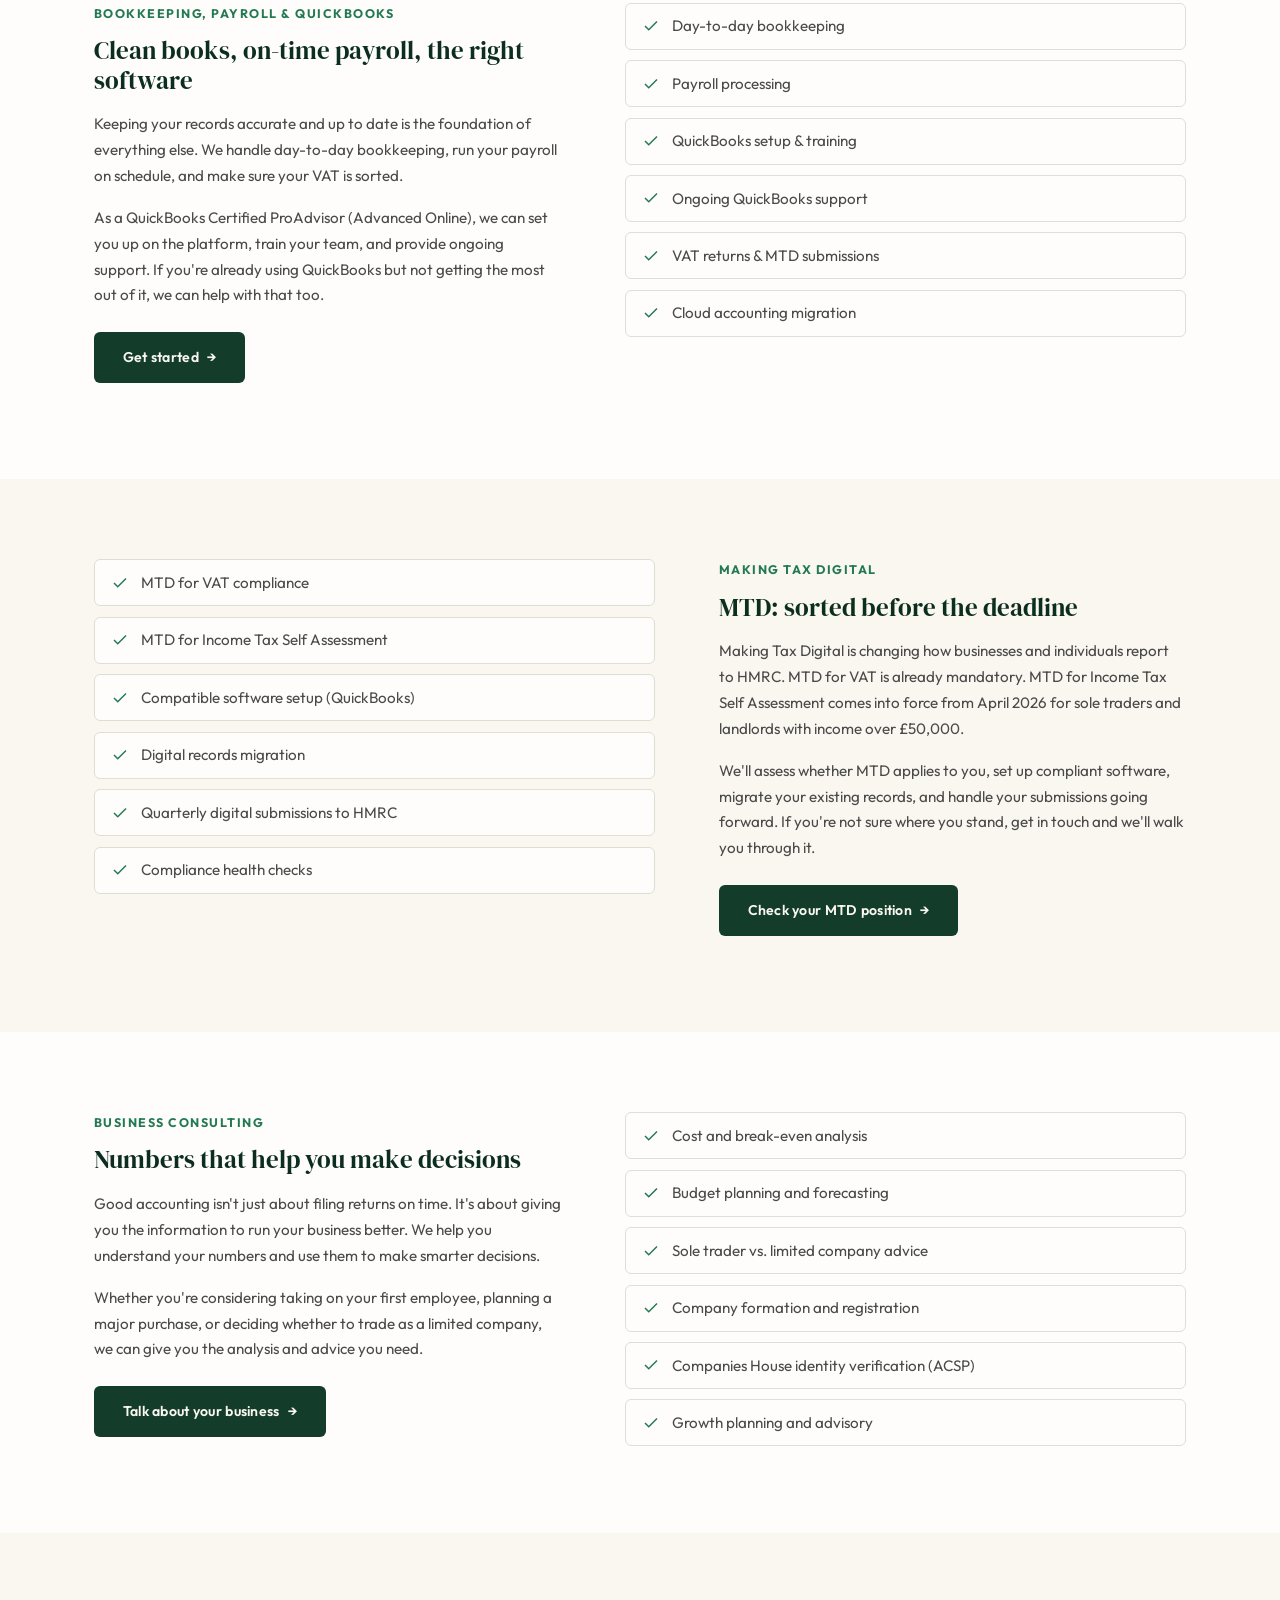
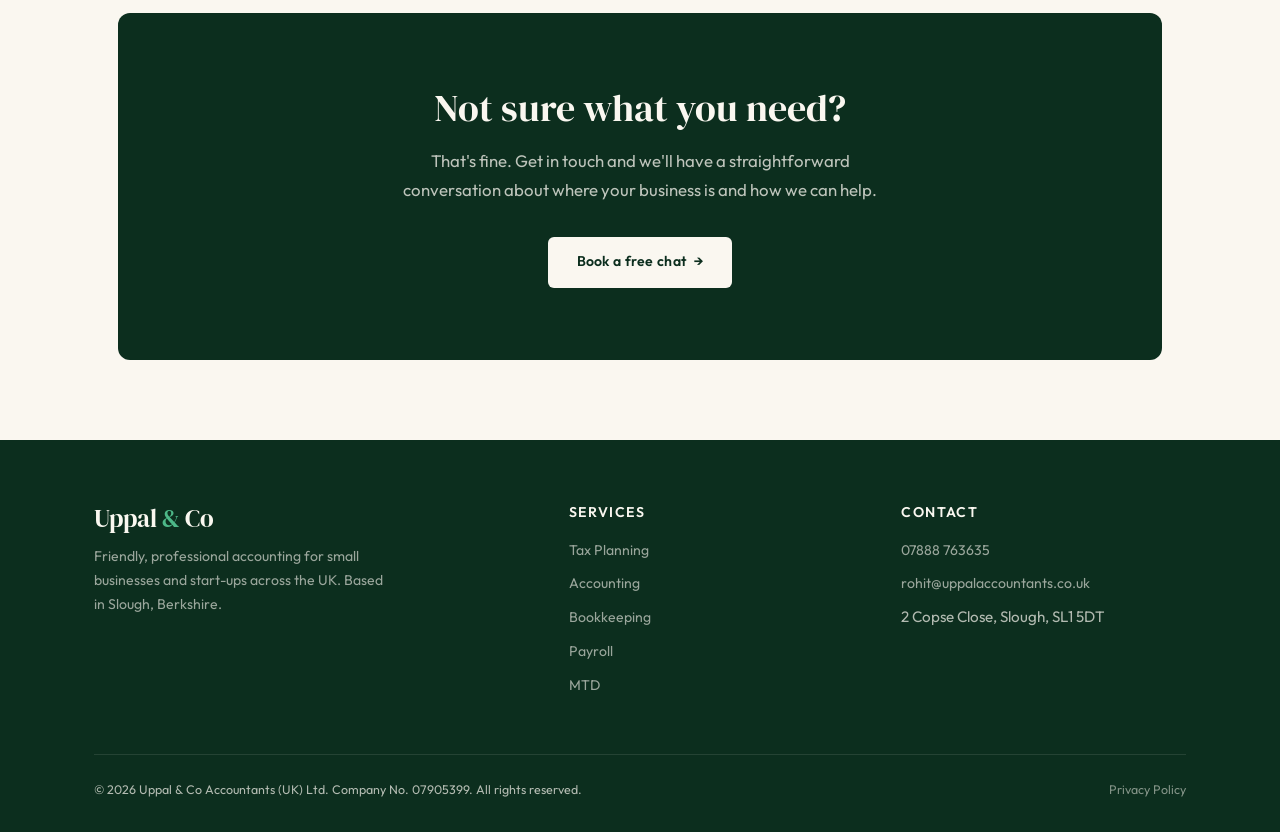
<file: services.html>
<!DOCTYPE html>
<html lang="en-GB">
<head>
    <meta charset="UTF-8">
    <meta name="viewport" content="width=device-width, initial-scale=1.0">
    <title>Our Services — Uppal &amp; Co Accountants</title>
    <meta name="description" content="Tax planning, accounting, bookkeeping, payroll and business consulting services for small businesses and start-ups.">
    <meta property="og:type" content="website">
    <meta property="og:title" content="Our Services — Uppal &amp; Co Accountants">
    <meta property="og:description" content="Tax planning, accounting, bookkeeping, payroll and business consulting services for small businesses and start-ups.">
    <meta property="og:url" content="https://uppal.auditdigital.co.uk/services.html">
    <link rel="icon" type="image/svg+xml" href="data:image/svg+xml,%3Csvg xmlns='http://www.w3.org/2000/svg' viewBox='0 0 32 32'%3E%3Crect width='32' height='32' rx='4' fill='%231A5038'/%3E%3Ctext x='16' y='22' font-family='Georgia,serif' font-size='18' fill='%23FAF7F0' text-anchor='middle'%3EU%3C/text%3E%3C/svg%3E">
    <link rel="preconnect" href="https://fonts.googleapis.com">
    <link rel="preconnect" href="https://fonts.gstatic.com" crossorigin>
    <link href="https://fonts.googleapis.com/css2?family=DM+Serif+Display&family=Outfit:wght@300;400;500;600;700&display=swap" rel="stylesheet">
    <link rel="stylesheet" href="css/styles.css">
</head>
<body>

    <a href="#main-content" class="skip-to-content">Skip to main content</a>

    <!-- Navigation -->
    <nav class="nav">
        <div class="nav-inner">
            <a href="index.html" class="nav-logo">Uppal <span>&amp;</span> Co</a>
            <ul class="nav-links">
                <li><a href="index.html">Home</a></li>
                <li><a href="services.html" class="active">Services</a></li>
                <li><a href="about.html">About</a></li>
                <li><a href="contact.html" class="nav-cta">Get in Touch</a></li>
            </ul>
            <button class="nav-toggle" aria-label="Toggle navigation">
                <span></span>
                <span></span>
                <span></span>
            </button>
        </div>
    </nav>

    <main id="main-content">

    <!-- Hero -->
    <section class="services-hero">
        <div class="container">
            <div class="section-label fade-up">Our Services</div>
            <h1 class="fade-up">Everything your business needs to stay compliant and grow</h1>
            <p class="hero-sub fade-up">We work with sole traders, partnerships and limited companies across all sectors. Here's how we can help.</p>
        </div>
    </section>

    <!-- Tax Consultancy -->
    <section class="section">
        <div class="container">
            <div class="service-detail">
                <div class="service-detail-inner">
                    <div class="service-detail-content fade-up">
                        <div class="section-label">Tax Consultancy</div>
                        <h3>Tax returns done right, filed on time</h3>
                        <p>Self-assessment can be daunting, especially if it's your first time. We take the stress out of the process: we prepare your return accurately, file it before the deadline, and make sure you're not paying a penny more than you owe.</p>
                        <p>Beyond filing, we actively look for ways to reduce your tax bill. Straightforward steps, applied at the right time, can save you a significant amount when you know where to look.</p>
                        <p class="service-cta-row"><a href="contact.html" class="btn btn-primary btn-arrow">Discuss your tax needs</a></p>
                    </div>
                    <div class="service-detail-list fade-up">
                        <ul class="service-list">
                            <li>
                                <svg viewBox="0 0 24 24"><polyline points="20 6 9 17 4 12"/></svg>
                                Self-assessment returns
                            </li>
                            <li>
                                <svg viewBox="0 0 24 24"><polyline points="20 6 9 17 4 12"/></svg>
                                Trusts, estates &amp; inheritance tax
                            </li>
                            <li>
                                <svg viewBox="0 0 24 24"><polyline points="20 6 9 17 4 12"/></svg>
                                Tax planning &amp; efficiency
                            </li>
                            <li>
                                <svg viewBox="0 0 24 24"><polyline points="20 6 9 17 4 12"/></svg>
                                HMRC enquiries &amp; investigations
                            </li>
                            <li>
                                <svg viewBox="0 0 24 24"><polyline points="20 6 9 17 4 12"/></svg>
                                Tax investigation insurance
                            </li>
                            <li>
                                <svg viewBox="0 0 24 24"><polyline points="20 6 9 17 4 12"/></svg>
                                Making Tax Digital compliance
                            </li>
                        </ul>
                    </div>
                </div>
            </div>
        </div>
    </section>

    <!-- Accounting -->
    <section class="section section-cream">
        <div class="container">
            <div class="service-detail">
                <div class="service-detail-inner reversed">
                    <div class="service-detail-content fade-up">
                        <div class="section-label">Accounting</div>
                        <h3>More than just number-crunching</h3>
                        <p>Most small businesses can't justify an in-house accounts department. That's where we come in. We give you the same quality of financial reporting that larger companies have, without the overhead.</p>
                        <p>Our management accounts don't just tell you what happened last quarter. We highlight trends, flag opportunities to improve profit, and point out potential threats before they become problems. Reports delivered monthly, quarterly, or annually, whichever suits your business.</p>
                        <p class="service-cta-row"><a href="contact.html" class="btn btn-primary btn-arrow">Talk to us about accounting</a></p>
                    </div>
                    <div class="service-detail-list fade-up">
                        <ul class="service-list">
                            <li>
                                <svg viewBox="0 0 24 24"><polyline points="20 6 9 17 4 12"/></svg>
                                Management accounts (monthly, quarterly or annual)
                            </li>
                            <li>
                                <svg viewBox="0 0 24 24"><polyline points="20 6 9 17 4 12"/></svg>
                                Budget vs. actual comparative analysis
                            </li>
                            <li>
                                <svg viewBox="0 0 24 24"><polyline points="20 6 9 17 4 12"/></svg>
                                Break-even &amp; costing information
                            </li>
                            <li>
                                <svg viewBox="0 0 24 24"><polyline points="20 6 9 17 4 12"/></svg>
                                Branch &amp; divisional reporting
                            </li>
                            <li>
                                <svg viewBox="0 0 24 24"><polyline points="20 6 9 17 4 12"/></svg>
                                Final accounts preparation
                            </li>
                            <li>
                                <svg viewBox="0 0 24 24"><polyline points="20 6 9 17 4 12"/></svg>
                                VAT returns
                            </li>
                        </ul>
                    </div>
                </div>
            </div>
        </div>
    </section>

    <!-- Bookkeeping, Payroll, QuickBooks -->
    <section class="section">
        <div class="container">
            <div class="service-detail">
                <div class="service-detail-inner">
                    <div class="service-detail-content fade-up">
                        <div class="section-label">Bookkeeping, Payroll &amp; QuickBooks</div>
                        <h3>Clean books, on-time payroll, the right software</h3>
                        <p>Keeping your records accurate and up to date is the foundation of everything else. We handle day-to-day bookkeeping, run your payroll on schedule, and make sure your VAT is sorted.</p>
                        <p>As a QuickBooks Certified ProAdvisor (Advanced Online), we can set you up on the platform, train your team, and provide ongoing support. If you're already using QuickBooks but not getting the most out of it, we can help with that too.</p>
                        <p class="service-cta-row"><a href="contact.html" class="btn btn-primary btn-arrow">Get started</a></p>
                    </div>
                    <div class="service-detail-list fade-up">
                        <ul class="service-list">
                            <li>
                                <svg viewBox="0 0 24 24"><polyline points="20 6 9 17 4 12"/></svg>
                                Day-to-day bookkeeping
                            </li>
                            <li>
                                <svg viewBox="0 0 24 24"><polyline points="20 6 9 17 4 12"/></svg>
                                Payroll processing
                            </li>
                            <li>
                                <svg viewBox="0 0 24 24"><polyline points="20 6 9 17 4 12"/></svg>
                                QuickBooks setup &amp; training
                            </li>
                            <li>
                                <svg viewBox="0 0 24 24"><polyline points="20 6 9 17 4 12"/></svg>
                                Ongoing QuickBooks support
                            </li>
                            <li>
                                <svg viewBox="0 0 24 24"><polyline points="20 6 9 17 4 12"/></svg>
                                VAT returns &amp; MTD submissions
                            </li>
                            <li>
                                <svg viewBox="0 0 24 24"><polyline points="20 6 9 17 4 12"/></svg>
                                Cloud accounting migration
                            </li>
                        </ul>
                    </div>
                </div>
            </div>
        </div>
    </section>

    <!-- Making Tax Digital -->
    <section class="section section-cream">
        <div class="container">
            <div class="service-detail">
                <div class="service-detail-inner reversed">
                    <div class="service-detail-content fade-up">
                        <div class="section-label">Making Tax Digital</div>
                        <h3>MTD: sorted before the deadline</h3>
                        <p>Making Tax Digital is changing how businesses and individuals report to HMRC. MTD for VAT is already mandatory. MTD for Income Tax Self Assessment comes into force from April 2026 for sole traders and landlords with income over £50,000.</p>
                        <p>We'll assess whether MTD applies to you, set up compliant software, migrate your existing records, and handle your submissions going forward. If you're not sure where you stand, get in touch and we'll walk you through it.</p>
                        <p class="service-cta-row"><a href="contact.html" class="btn btn-primary btn-arrow">Check your MTD position</a></p>
                    </div>
                    <div class="service-detail-list fade-up">
                        <ul class="service-list">
                            <li>
                                <svg viewBox="0 0 24 24"><polyline points="20 6 9 17 4 12"/></svg>
                                MTD for VAT compliance
                            </li>
                            <li>
                                <svg viewBox="0 0 24 24"><polyline points="20 6 9 17 4 12"/></svg>
                                MTD for Income Tax Self Assessment
                            </li>
                            <li>
                                <svg viewBox="0 0 24 24"><polyline points="20 6 9 17 4 12"/></svg>
                                Compatible software setup (QuickBooks)
                            </li>
                            <li>
                                <svg viewBox="0 0 24 24"><polyline points="20 6 9 17 4 12"/></svg>
                                Digital records migration
                            </li>
                            <li>
                                <svg viewBox="0 0 24 24"><polyline points="20 6 9 17 4 12"/></svg>
                                Quarterly digital submissions to HMRC
                            </li>
                            <li>
                                <svg viewBox="0 0 24 24"><polyline points="20 6 9 17 4 12"/></svg>
                                Compliance health checks
                            </li>
                        </ul>
                    </div>
                </div>
            </div>
        </div>
    </section>

    <!-- Business Consulting -->
    <section class="section">
        <div class="container">
            <div class="service-detail">
                <div class="service-detail-inner">
                    <div class="service-detail-content fade-up">
                        <div class="section-label">Business Consulting</div>
                        <h3>Numbers that help you make decisions</h3>
                        <p>Good accounting isn't just about filing returns on time. It's about giving you the information to run your business better. We help you understand your numbers and use them to make smarter decisions.</p>
                        <p>Whether you're considering taking on your first employee, planning a major purchase, or deciding whether to trade as a limited company, we can give you the analysis and advice you need.</p>
                        <p class="service-cta-row"><a href="contact.html" class="btn btn-primary btn-arrow">Talk about your business</a></p>
                    </div>
                    <div class="service-detail-list fade-up">
                        <ul class="service-list">
                            <li>
                                <svg viewBox="0 0 24 24"><polyline points="20 6 9 17 4 12"/></svg>
                                Cost and break-even analysis
                            </li>
                            <li>
                                <svg viewBox="0 0 24 24"><polyline points="20 6 9 17 4 12"/></svg>
                                Budget planning and forecasting
                            </li>
                            <li>
                                <svg viewBox="0 0 24 24"><polyline points="20 6 9 17 4 12"/></svg>
                                Sole trader vs. limited company advice
                            </li>
                            <li>
                                <svg viewBox="0 0 24 24"><polyline points="20 6 9 17 4 12"/></svg>
                                Company formation and registration
                            </li>
                            <li>
                                <svg viewBox="0 0 24 24"><polyline points="20 6 9 17 4 12"/></svg>
                                Companies House identity verification (ACSP)
                            </li>
                            <li>
                                <svg viewBox="0 0 24 24"><polyline points="20 6 9 17 4 12"/></svg>
                                Growth planning and advisory
                            </li>
                        </ul>
                    </div>
                </div>
            </div>
        </div>
    </section>

    <!-- CTA -->
    <section class="section section-cream">
        <div class="container">
            <div class="cta-banner fade-up">
                <h2>Not sure what you need?</h2>
                <p>That's fine. Get in touch and we'll have a straightforward conversation about where your business is and how we can help.</p>
                <a href="contact.html" class="btn btn-primary btn-arrow">Book a free chat</a>
            </div>
        </div>
    </section>

    </main>

    <!-- Footer -->
    <footer class="footer">
        <div class="container">
            <div class="footer-inner">
                <div class="footer-brand">
                    <h3>Uppal <span>&amp;</span> Co</h3>
                    <p>Friendly, professional accounting for small businesses and start-ups across the UK. Based in Slough, Berkshire.</p>
                </div>
                <div class="footer-col">
                    <h4>Services</h4>
                    <ul>
                        <li><a href="services.html">Tax Planning</a></li>
                        <li><a href="services.html">Accounting</a></li>
                        <li><a href="services.html">Bookkeeping</a></li>
                        <li><a href="services.html">Payroll</a></li>
                        <li><a href="services.html">MTD</a></li>
                    </ul>
                </div>
                <div class="footer-col">
                    <h4>Contact</h4>
                    <ul>
                        <li><a href="tel:+447888763635">07888 763635</a></li>
                        <li><a href="mailto:rohit@uppalaccountants.co.uk">rohit@uppalaccountants.co.uk</a></li>
                        <li>2 Copse Close, Slough, SL1 5DT</li>
                    </ul>
                </div>
            </div>
            <div class="footer-bottom">
                <span>&copy; 2026 Uppal &amp; Co Accountants (UK) Ltd. Company No. 07905399. All rights reserved.</span>
                <div class="footer-legal">
                    <a href="privacy.html">Privacy Policy</a>
                </div>
            </div>
        </div>
    </footer>

    <script src="js/main.js"></script>
</body>
</html>
</file>
<file: css/styles.css>
/* ===================================
   Uppal & Co Accountants — Redesign
   Palette: Forest green + warm cream
   Fonts: DM Serif Display + Outfit
   =================================== */

/* --- Reset & Base --- */
*, *::before, *::after {
    margin: 0;
    padding: 0;
    box-sizing: border-box;
}

:root {
    --green-900: #0C2E1E;
    --green-800: #133D2A;
    --green-700: #1A5038;
    --green-600: #237A52;
    --green-500: #2E9B6A;
    --green-400: #4DB888;
    --green-100: #E0F2E9;
    --cream: #FAF7F0;
    --cream-dark: #EDE8DC;
    --warm-white: #FEFDFB;
    --text-dark: #1A1A1A;
    --text-mid: #4A4A4A;
    --text-light: #6B6B6B;
    --border: #E0DDD5;
    --shadow-sm: 0 1px 3px rgba(12, 46, 30, 0.06);
    --shadow-md: 0 4px 16px rgba(12, 46, 30, 0.08);
    --shadow-lg: 0 8px 32px rgba(12, 46, 30, 0.12);
    --radius: 6px;
    --radius-lg: 12px;
    --transition: 0.3s ease;

    /* Spacing */
    --space-xs: 0.5rem;
    --space-sm: 1rem;
    --space-md: 1.5rem;
    --space-lg: 2rem;
    --space-xl: 3rem;
    --space-2xl: 4rem;
    --space-3xl: 6rem;
    --space-section: 5rem;
    --max-width: 1140px;
    --container-padding: 1.5rem;

    /* Type scale */
    --text-xs: 0.78rem;     /* labels, badges, footer small */
    --text-sm: 0.88rem;     /* captions, card meta, nav links */
    --text-base: 0.95rem;   /* body text */
    --text-md: 1.05rem;     /* lead paragraphs, section intros */
    --text-lg: 1.15rem;     /* h4, card titles */
    --text-xl: clamp(1.3rem, 2.5vw, 1.55rem);   /* h3 */
    --text-2xl: clamp(1.75rem, 3.5vw, 2.4rem);  /* h2 */
    --text-3xl: clamp(2.2rem, 5vw, 3.2rem);     /* h1 */
}

html {
    scroll-behavior: smooth;
    font-size: 16px;
}

body {
    font-family: 'Outfit', sans-serif;
    font-weight: 400;
    font-size: var(--text-base);
    line-height: 1.7;
    color: var(--text-dark);
    background-color: var(--warm-white);
    -webkit-font-smoothing: antialiased;
}

img {
    max-width: 100%;
    height: auto;
    display: block;
}

a {
    color: var(--green-700);
    text-decoration: none;
    transition: color var(--transition);
}

a:hover {
    color: var(--green-500);
}

h1, h2, h3, h4 {
    font-family: 'DM Serif Display', serif;
    font-weight: 400;
    line-height: 1.2;
    color: var(--green-900);
}

h1 { font-size: var(--text-3xl); margin-bottom: 1.25rem; }
h2 { font-size: var(--text-2xl); margin-bottom: 1rem; }
h3 { font-size: var(--text-xl); margin-bottom: 0.75rem; }
h4 { font-size: var(--text-lg); margin-bottom: 0.4rem; }

p {
    color: var(--text-mid);
    margin-bottom: 1rem;
}

.container {
    max-width: 1140px;
    margin: 0 auto;
    padding: 0 1.5rem;
}


/* --- Skip to Content --- */
.skip-to-content {
    position: absolute;
    left: -9999px;
    top: 1rem;
    background: var(--green-800);
    color: var(--cream);
    padding: 0.5rem 1.25rem;
    border-radius: var(--radius);
    font-size: var(--text-sm);
    font-weight: 600;
    z-index: 9999;
    text-decoration: none;
}

.skip-to-content:focus {
    left: 1rem;
}


/* --- Navigation --- */
.nav {
    position: fixed;
    top: 0;
    left: 0;
    right: 0;
    z-index: 1000;
    background: rgba(250, 247, 240, 0.92);
    backdrop-filter: blur(12px);
    -webkit-backdrop-filter: blur(12px);
    border-bottom: 1px solid var(--border);
    transition: box-shadow var(--transition);
}

.nav.scrolled {
    box-shadow: var(--shadow-sm);
}

.nav-inner {
    display: flex;
    align-items: center;
    justify-content: space-between;
    padding: 1rem 1.5rem;
    max-width: 1140px;
    margin: 0 auto;
}

.nav-logo {
    font-family: 'DM Serif Display', serif;
    font-size: 1.35rem;
    color: var(--green-900);
    letter-spacing: -0.01em;
}

.nav-logo span {
    color: var(--green-600);
}

.nav-links {
    display: flex;
    align-items: center;
    gap: 2rem;
    list-style: none;
    margin: 0;
    padding: 0;
}

.nav-links li {
    list-style: none;
}

.nav-links a {
    font-size: var(--text-sm);
    font-weight: 500;
    color: var(--text-mid);
    letter-spacing: 0.02em;
    position: relative;
    padding-bottom: 2px;
}

.nav-links a::after {
    content: '';
    position: absolute;
    bottom: -2px;
    left: 0;
    width: 0;
    height: 2px;
    background: var(--green-600);
    transition: width var(--transition);
}

.nav-links a:hover,
.nav-links a.active {
    color: var(--green-900);
}

.nav-links a:hover::after,
.nav-links a.active::after {
    width: 100%;
}

.nav-links a.nav-cta,
.nav-links a.nav-cta:hover,
.nav-links a.nav-cta.active {
    color: var(--cream) !important;
}

.nav-links a.nav-cta::after,
.nav-links a.nav-cta:hover::after,
.nav-links a.nav-cta.active::after {
    display: none !important;
    width: 0 !important;
}

.nav-cta {
    background: var(--green-800);
    color: var(--cream) !important;
    padding: 0.6rem 1.4rem !important;
    border-radius: var(--radius);
    font-weight: 500;
    font-size: var(--text-sm);
    letter-spacing: 0.02em;
    transition: background var(--transition), transform var(--transition);
}

.nav-cta::after {
    display: none !important;
}

.nav-cta:hover {
    background: var(--green-700);
    color: var(--cream) !important;
    transform: translateY(-1px);
}

/* Mobile nav toggle */
.nav-toggle {
    display: none;
    background: none;
    border: none;
    cursor: pointer;
    padding: 0.5rem;
}

.nav-toggle span {
    display: block;
    width: 22px;
    height: 2px;
    background: var(--green-900);
    margin: 5px 0;
    transition: all var(--transition);
}


/* --- Hero --- */
.hero {
    padding: 8rem 0 5rem;
    background: var(--cream);
    position: relative;
    overflow: hidden;
}

.hero::before {
    content: '';
    position: absolute;
    top: -40%;
    right: -20%;
    width: 600px;
    height: 600px;
    background: radial-gradient(circle, var(--green-100) 0%, transparent 70%);
    opacity: 0.6;
    pointer-events: none;
}

.hero-inner {
    display: grid;
    grid-template-columns: 1fr 1fr;
    gap: 4rem;
    align-items: center;
    position: relative;
}

.hero-badge {
    display: inline-flex;
    align-items: center;
    gap: 0.5rem;
    background: var(--green-100);
    color: var(--green-700);
    font-size: var(--text-xs);
    font-weight: 600;
    padding: 0.45rem 1rem;
    border-radius: 100px;
    margin-bottom: 1.5rem;
    letter-spacing: 0.03em;
    text-transform: uppercase;
}

.hero-badge svg {
    width: 16px;
    height: 16px;
    fill: var(--green-600);
}

/* Hero badges wrapper (Block 2 — ACSP) */
.hero-badges {
    display: flex;
    flex-wrap: wrap;
    gap: 0.5rem;
    margin-bottom: 1.5rem;
}

.hero-badges .hero-badge {
    margin-bottom: 0;
    font-size: 0.7rem;
    padding: 0.35rem 0.8rem;
}


.hero-sub {
    font-size: var(--text-md);
    color: var(--text-mid);
    line-height: 1.75;
    margin-bottom: 2rem;
    max-width: 480px;
}

.hero-actions {
    display: flex;
    gap: 1rem;
    align-items: center;
}

.hero-visual {
    position: relative;
}

.hero-card {
    background: var(--warm-white);
    border: 1px solid var(--border);
    border-radius: var(--radius-lg);
    padding: 2.5rem;
    box-shadow: var(--shadow-lg);
    position: relative;
}

.hero-card-label {
    font-size: var(--text-xs);
    font-weight: 600;
    text-transform: uppercase;
    letter-spacing: 0.08em;
    color: var(--text-light);
    margin-bottom: 0.75rem;
}

.hero-card-stat {
    font-family: 'DM Serif Display', serif;
    font-size: 2.8rem;
    color: var(--green-800);
    margin-bottom: 0.25rem;
}

.hero-card-desc {
    font-size: var(--text-sm);
    color: var(--text-light);
}

.hero-card-accent {
    position: absolute;
    top: -12px;
    right: -12px;
    width: 80px;
    height: 80px;
    background: var(--green-600);
    border-radius: var(--radius-lg);
    opacity: 0.1;
}

.hero-stat-row {
    display: grid;
    grid-template-columns: 1fr 1fr;
    gap: 1.5rem;
    margin-top: 1.5rem;
    padding-top: 1.5rem;
    border-top: 1px solid var(--border);
}

.hero-mini-stat {
    text-align: center;
}

.hero-mini-stat .number {
    font-family: 'DM Serif Display', serif;
    font-size: 1.6rem;
    color: var(--green-800);
}

.hero-mini-stat .label {
    font-size: var(--text-xs);
    color: var(--text-light);
    margin-top: 0.2rem;
}


/* --- Buttons --- */
.btn {
    display: inline-flex;
    align-items: center;
    gap: 0.5rem;
    font-family: 'Outfit', sans-serif;
    font-weight: 600;
    font-size: var(--text-sm);
    padding: 0.85rem 1.8rem;
    border-radius: var(--radius);
    border: none;
    cursor: pointer;
    transition: all var(--transition);
    letter-spacing: 0.02em;
    text-decoration: none;
}

.btn-primary {
    background: var(--green-800);
    color: var(--cream);
}

.btn-primary:hover {
    background: var(--green-700);
    color: var(--cream);
    transform: translateY(-2px);
    box-shadow: var(--shadow-md);
}

.btn-outline {
    background: transparent;
    color: var(--green-800);
    border: 1.5px solid var(--green-800);
}

.btn-outline:hover {
    background: var(--green-800);
    color: var(--cream);
    transform: translateY(-2px);
}

.btn-arrow::after {
    content: '→';
    transition: transform var(--transition);
}

.btn-arrow:hover::after {
    transform: translateX(3px);
}


/* --- Section Shared --- */
.section {
    padding: 5rem 0;
}

.section-cream {
    background: var(--cream);
}


.section-label {
    font-size: var(--text-xs);
    font-weight: 700;
    text-transform: uppercase;
    letter-spacing: 0.12em;
    color: var(--green-600);
    margin-bottom: 0.75rem;
}


.section-header {
    max-width: 560px;
    margin-bottom: 3rem;
}

.section-header.centered {
    text-align: center;
    margin-left: auto;
    margin-right: auto;
}

.section-header p {
    margin-top: 1rem;
    font-size: var(--text-md);
}


/* --- Services Grid (Homepage) --- */
.services-grid {
    display: grid;
    grid-template-columns: repeat(3, 1fr);
    gap: 1.5rem;
}

.service-card {
    background: var(--warm-white);
    border: 1px solid var(--border);
    border-radius: var(--radius-lg);
    padding: 2rem;
    transition: all var(--transition);
    position: relative;
    overflow: hidden;
}

.service-card:hover {
    transform: translateY(-4px);
    box-shadow: var(--shadow-md);
    border-color: var(--green-400);
}

.service-card-icon {
    width: 48px;
    height: 48px;
    background: var(--green-100);
    border-radius: var(--radius);
    display: flex;
    align-items: center;
    justify-content: center;
    margin-bottom: 1.25rem;
}

.service-card-icon svg {
    width: 24px;
    height: 24px;
    stroke: var(--green-700);
    fill: none;
    stroke-width: 1.8;
    stroke-linecap: round;
    stroke-linejoin: round;
}

.service-card h3 {
    margin-bottom: 0.6rem;
    font-size: var(--text-lg);
}

.service-card p {
    font-size: var(--text-base);
    line-height: 1.65;
    color: var(--text-light);
}

.service-card-link {
    display: inline-flex;
    align-items: center;
    gap: 0.4rem;
    font-size: var(--text-sm);
    font-weight: 600;
    color: var(--green-700);
    margin-top: 1rem;
}

.service-card-link:hover {
    gap: 0.6rem;
}


/* --- Why Choose Us / Trust --- */
.trust-grid {
    display: grid;
    grid-template-columns: 1fr 1fr;
    gap: 4rem;
    align-items: center;
}

.trust-features {
    display: flex;
    flex-direction: column;
    gap: 2rem;
    margin-top: 2rem;
}

.trust-feature {
    display: flex;
    gap: 1.25rem;
    align-items: flex-start;
}

.trust-feature-num {
    font-family: 'DM Serif Display', serif;
    font-size: 1.5rem;
    color: var(--green-600);
    min-width: 32px;
}

.trust-feature h4 {
    margin-bottom: 0.3rem;
}

.trust-feature p {
    font-size: var(--text-base);
    color: var(--text-light);
}

.trust-image {
    display: flex;
    align-items: center;
    justify-content: center;
}



/* --- CTA Banner --- */
.cta-banner {
    text-align: center;
    padding: 4.5rem 2rem;
    border-radius: var(--radius-lg);
    background: var(--green-900);
    color: var(--cream);
    margin: 0 1.5rem;
}

.cta-banner h2 {
    color: var(--cream);
    margin-bottom: 1rem;
}

.cta-banner p {
    color: rgba(250, 247, 240, 0.75);
    max-width: 500px;
    margin: 0 auto 2rem;
    font-size: var(--text-md);
}

.cta-banner .btn-primary {
    background: var(--cream);
    color: var(--green-900);
}

.cta-banner .btn-primary:hover {
    background: var(--cream-dark);
    color: var(--green-900);
}


/* --- Services Page --- */
.services-hero {
    padding: 8rem 0 3rem;
    background: var(--cream);
}

.service-detail {
    padding: 0;
    border-bottom: none;
}


.service-detail-inner {
    display: grid;
    grid-template-columns: 1fr 1.2fr;
    gap: 4rem;
    align-items: start;
}

.service-detail-inner.reversed {
    grid-template-columns: 1.2fr 1fr;
}

.service-detail-inner.reversed .service-detail-content {
    order: 2;
}

.service-detail-inner.reversed .service-detail-list {
    order: 1;
}

.service-detail h3 {
    margin-bottom: 1rem;
}

.service-detail p {
    font-size: var(--text-base);
}

.service-list {
    list-style: none;
    display: flex;
    flex-direction: column;
    gap: 0.65rem;
}

.service-list li {
    display: flex;
    align-items: center;
    gap: 0.75rem;
    font-size: var(--text-base);
    color: var(--text-mid);
    padding: 0.6rem 1rem;
    background: var(--warm-white);
    border-radius: var(--radius);
    border: 1px solid var(--border);
}

.service-list li svg {
    width: 18px;
    height: 18px;
    stroke: var(--green-600);
    fill: none;
    stroke-width: 2;
    flex-shrink: 0;
}


/* --- About Page --- */
.about-hero {
    padding: 8rem 0 3rem;
    background: var(--cream);
}

.about-content {
    display: grid;
    grid-template-columns: 1fr 1fr;
    gap: 4rem;
    align-items: start;
}

.about-values {
    display: grid;
    grid-template-columns: 1fr 1fr;
    gap: 1.5rem;
    margin-top: 3rem;
}

.value-card {
    background: var(--cream);
    border: 1px solid var(--border);
    border-radius: var(--radius-lg);
    padding: 1.75rem;
}

.value-card h4 {
    margin-bottom: 0.5rem;
}

.value-card p {
    font-size: var(--text-sm);
    color: var(--text-light);
}

.credential-block {
    background: var(--warm-white);
    border: 1px solid var(--border);
    border-radius: var(--radius-lg);
    padding: 2.5rem;
    text-align: center;
}


.credential-block h3 {
    margin-bottom: 0.5rem;
}

.credential-block p {
    font-size: var(--text-sm);
    color: var(--text-light);
    max-width: 360px;
    margin: 0 auto;
}


/* --- Team Block (About page) --- */
.team-block {
    text-align: center;
    padding: 2.5rem;
    background: var(--cream);
    border: 1px solid var(--border);
    border-radius: var(--radius-lg);
    display: flex;
    flex-direction: column;
    align-items: center;
    gap: 0.75rem;
}

.team-avatar {
    width: 80px;
    height: 80px;
    background: var(--green-800);
    color: var(--cream);
    border-radius: 50%;
    display: flex;
    align-items: center;
    justify-content: center;
    font-family: 'DM Serif Display', serif;
    font-size: 1.5rem;
    margin-bottom: 0.5rem;
}

.team-role {
    font-size: var(--text-sm);
    font-weight: 600;
    color: var(--green-600);
    text-transform: uppercase;
    letter-spacing: 0.08em;
}

.team-since {
    font-size: var(--text-sm);
    color: var(--text-light);
}

.team-credentials {
    display: flex;
    flex-wrap: wrap;
    gap: 0.5rem;
    justify-content: center;
    margin-top: 0.5rem;
}

.credential-tag {
    display: inline-flex;
    align-items: center;
    background: var(--green-100);
    color: var(--green-700);
    font-size: var(--text-xs);
    font-weight: 600;
    padding: 0.3rem 0.75rem;
    border-radius: var(--radius-full);
    letter-spacing: 0.02em;
}

.team-qb-badge {
    max-width: 160px;
    margin-top: 0.75rem;
    filter: drop-shadow(0 2px 8px rgba(0, 0, 0, 0.06));
}


/* --- Contact Page --- */
.contact-hero {
    padding: 8rem 0 3rem;
    background: var(--cream);
}

.contact-grid {
    display: grid;
    grid-template-columns: 1fr 1.3fr;
    gap: 3rem;
}

.contact-info-block {
    display: flex;
    flex-direction: column;
    gap: 2rem;
}

.contact-item {
    display: flex;
    gap: 1rem;
    align-items: flex-start;
}

.contact-item-icon {
    width: 44px;
    height: 44px;
    background: var(--green-100);
    border-radius: var(--radius);
    display: flex;
    align-items: center;
    justify-content: center;
    flex-shrink: 0;
}

.contact-item-icon svg {
    width: 20px;
    height: 20px;
    stroke: var(--green-700);
    fill: none;
    stroke-width: 1.8;
}

.contact-item h4 {
    font-family: 'Outfit', sans-serif;
    font-weight: 600;
    font-size: var(--text-sm);
    margin-bottom: 0.25rem;
}

.contact-item p,
.contact-item a {
    font-size: var(--text-base);
    color: var(--text-mid);
    margin-bottom: 0;
}

.contact-form {
    background: var(--cream);
    border: 1px solid var(--border);
    border-radius: var(--radius-lg);
    padding: 2.5rem;
}

.contact-form h3 {
    margin-bottom: 1.5rem;
}

.form-group {
    margin-bottom: 1.25rem;
}

.form-group label {
    display: block;
    font-size: var(--text-sm);
    font-weight: 600;
    color: var(--text-dark);
    margin-bottom: 0.4rem;
}

.form-group input,
.form-group textarea,
.form-group select {
    width: 100%;
    font-family: 'Outfit', sans-serif;
    font-size: var(--text-base);
    padding: 0.75rem 1rem;
    border: 1px solid var(--border);
    border-radius: var(--radius);
    background: var(--warm-white);
    color: var(--text-dark);
    transition: border-color var(--transition);
}

.form-group input:focus,
.form-group textarea:focus,
.form-group select:focus {
    outline: none;
    border-color: var(--green-600);
    box-shadow: 0 0 0 3px rgba(35, 122, 82, 0.15);
}

.form-group textarea {
    resize: vertical;
    min-height: 120px;
}

.form-row {
    display: grid;
    grid-template-columns: 1fr 1fr;
    gap: 1rem;
}


/* --- Map --- */

.map-wrapper {
    border-radius: var(--radius-lg);
    overflow: hidden;
    border: 1px solid var(--border);
    height: 350px;
}

.map-wrapper iframe {
    width: 100%;
    height: 100%;
    border: none;
}


/* --- Footer --- */
.footer {
    background: var(--green-900);
    color: rgba(250, 247, 240, 0.7);
    padding: 4rem 0 2rem;
}

.footer-inner {
    display: grid;
    grid-template-columns: 1.5fr 1fr 1fr;
    gap: 3rem;
    margin-bottom: 3rem;
}

.footer-brand h3 {
    font-size: var(--text-xl);
    color: var(--cream);
    margin-bottom: 0.75rem;
}

.footer-brand h3 span {
    color: var(--green-400);
}

.footer-brand p {
    font-size: var(--text-sm);
    color: rgba(250, 247, 240, 0.6);
    max-width: 300px;
}

.footer-col h4 {
    font-family: 'Outfit', sans-serif;
    font-weight: 600;
    font-size: var(--text-sm);
    text-transform: uppercase;
    letter-spacing: 0.1em;
    color: var(--cream);
    margin-bottom: 1rem;
}

.footer-col ul {
    list-style: none;
}

.footer-col ul li {
    margin-bottom: 0.5rem;
}

.footer-col ul a {
    color: rgba(250, 247, 240, 0.6);
    font-size: var(--text-sm);
    transition: color var(--transition);
}

.footer-col ul a:hover {
    color: var(--cream);
}

.footer-bottom {
    border-top: 1px solid rgba(250, 247, 240, 0.1);
    padding-top: 1.5rem;
    display: flex;
    justify-content: space-between;
    align-items: center;
    font-size: var(--text-xs);
}

.footer-legal {
    display: flex;
    gap: 1.5rem;
}

.footer-legal a {
    color: rgba(250, 247, 240, 0.5);
}

.footer-legal a:hover {
    color: var(--cream);
}


/* --- Utilities (replaces inline styles) --- */
.qb-badge-hero {
    max-width: 260px;
    margin: 0 auto;
    filter: drop-shadow(0 4px 20px rgba(0, 0, 0, 0.08));
}

.services-hero .hero-sub,
.about-hero .hero-sub,
.contact-hero .hero-sub {
    max-width: 620px;
}

.service-cta-row {
    margin-top: 1.5rem;
}

.map-wrapper-sm {
    height: 200px;
}

.btn-full {
    width: 100%;
    justify-content: center;
}

.container-narrow {
    max-width: 760px;
}

.privacy-updated {
    margin-top: 2rem;
    color: var(--text-light);
    font-size: var(--text-sm);
}


/* --- Reviews --- */
.reviews-overall-stars {
    display: flex;
    justify-content: center;
    gap: 0.2rem;
    margin: 0.5rem 0 0.25rem;
}

.reviews-overall-stars span {
    color: #D4A843;
    font-size: 1.6rem;
    line-height: 1;
}

.reviews-grid {
    display: grid;
    grid-template-columns: 1fr 1fr;
    gap: 1.5rem;
    margin-bottom: 2rem;
}

.review-card {
    background: var(--cream);
    border: 1px solid var(--border);
    border-radius: var(--radius-lg);
    padding: 1.75rem;
    display: flex;
    flex-direction: column;
    gap: 1rem;
}

.review-stars {
    color: #D4A843;
    font-size: 0.9rem;
    letter-spacing: 0.2em;
    line-height: 1;
}

.review-text {
    font-size: var(--text-base);
    color: var(--text-mid);
    line-height: 1.7;
    flex: 1;
    font-style: italic;
    margin: 0;
    padding: 0;
    border: none;
    min-height: 4.5rem;
}

.review-author {
    display: flex;
    gap: 0.75rem;
    align-items: center;
    margin-top: auto;
    padding-top: 1rem;
    border-top: 1px solid var(--border);
}

.review-author-avatar {
    width: 38px;
    height: 38px;
    background: var(--green-100);
    color: var(--green-700);
    border-radius: 50%;
    display: flex;
    align-items: center;
    justify-content: center;
    font-family: 'Outfit', sans-serif;
    font-size: var(--text-xs);
    font-weight: 700;
    font-style: normal;
    letter-spacing: 0.03em;
    flex-shrink: 0;
}

.review-author-name {
    font-size: var(--text-sm);
    font-weight: 600;
    color: var(--text-dark);
    font-style: normal;
    line-height: 1.3;
}

.review-author-date {
    font-size: var(--text-xs);
    color: var(--text-light);
    font-style: normal;
    margin-top: 0.15rem;
}

.reviews-source {
    display: flex;
    align-items: center;
    justify-content: center;
    gap: 0.5rem;
    font-size: var(--text-xs);
    color: var(--text-light);
    letter-spacing: 0.02em;
}

.reviews-google-icon {
    width: 16px;
    height: 16px;
    flex-shrink: 0;
}


/* --- Animations --- */
.fade-up {
    opacity: 0;
    transform: translateY(24px);
    transition: opacity 0.6s ease, transform 0.6s ease;
}

.fade-up.visible {
    opacity: 1;
    transform: translateY(0);
}


/* --- Responsive --- */
@media (max-width: 968px) {
    .hero-inner {
        grid-template-columns: 1fr;
        gap: 2.5rem;
    }

    .hero-visual {
        max-width: 420px;
    }

    .services-grid {
        grid-template-columns: 1fr 1fr;
    }

    .trust-grid {
        grid-template-columns: 1fr;
        gap: 2.5rem;
    }

    .service-detail-inner,
    .service-detail-inner.reversed {
        grid-template-columns: 1fr;
        gap: 2rem;
    }

    .service-detail-inner.reversed .service-detail-content,
    .service-detail-inner.reversed .service-detail-list {
        order: unset;
    }

    .about-content {
        grid-template-columns: 1fr;
        gap: 2.5rem;
    }

    .about-values {
        grid-template-columns: 1fr 1fr;
    }

    .contact-grid {
        grid-template-columns: 1fr;
    }

    .footer-inner {
        grid-template-columns: 1fr 1fr;
    }
}

@media (max-width: 480px) {
    /* Mobile nav: fullscreen overlay */
    .nav-links {
        display: none;
        position: fixed;
        top: 0;
        left: 0;
        right: 0;
        height: 100vh;
        background: var(--cream);
        flex-direction: column;
        justify-content: center;
        align-items: center;
        gap: 0;
        z-index: 999;
        margin: 0;
        padding: 0;
        list-style: none;
    }

    .nav-links.open {
        display: flex;
    }

    .nav-links li {
        text-align: center;
    }

    .nav-links a {
        display: block;
        font-size: 1.35rem;
        padding: 1rem 2rem !important;
        font-weight: 500;
        color: var(--text-dark);
        border-radius: 0;
        background: none !important;
    }

    .nav-links a::after {
        display: none !important;
    }

    .nav-links a.nav-cta {
        color: var(--text-dark) !important;
        background: none !important;
        font-size: 1.35rem !important;
        padding: 1rem 2rem !important;
        border-radius: 0 !important;
        font-weight: 500;
        margin-top: 0;
    }

    .nav-links a.nav-cta:hover {
        background: none !important;
        color: var(--green-700) !important;
        transform: none;
    }

    .nav-toggle {
        display: block;
        z-index: 1001;
    }

    .nav-toggle.open span:nth-child(1) {
        transform: rotate(45deg) translate(5px, 5px);
    }

    .nav-toggle.open span:nth-child(2) {
        opacity: 0;
    }

    .nav-toggle.open span:nth-child(3) {
        transform: rotate(-45deg) translate(5px, -5px);
    }

    /* Page sections */
    .hero {
        padding: 7rem 0 3.5rem;
    }

    .services-hero,
    .about-hero,
    .contact-hero {
        padding: 7rem 0 2.5rem;
    }

    .section {
        padding: 3.5rem 0;
    }

    .hero-actions {
        flex-direction: column;
        align-items: flex-start;
    }

    .services-grid {
        grid-template-columns: 1fr;
    }

    .about-values {
        grid-template-columns: 1fr;
    }

    .form-row {
        grid-template-columns: 1fr;
    }

    .footer-inner {
        grid-template-columns: 1fr;
        gap: 2rem;
    }

    .footer-bottom {
        flex-direction: column;
        gap: 1rem;
        text-align: center;
    }

    .cta-banner {
        margin: 0 0.75rem;
        padding: 3rem 1.5rem;
    }

    /* Service detail columns stack cleanly */
    .service-detail-inner,
    .service-detail-inner.reversed {
        gap: 1.5rem;
    }

    .reviews-grid {
        grid-template-columns: 1fr;
    }
}
</file>
